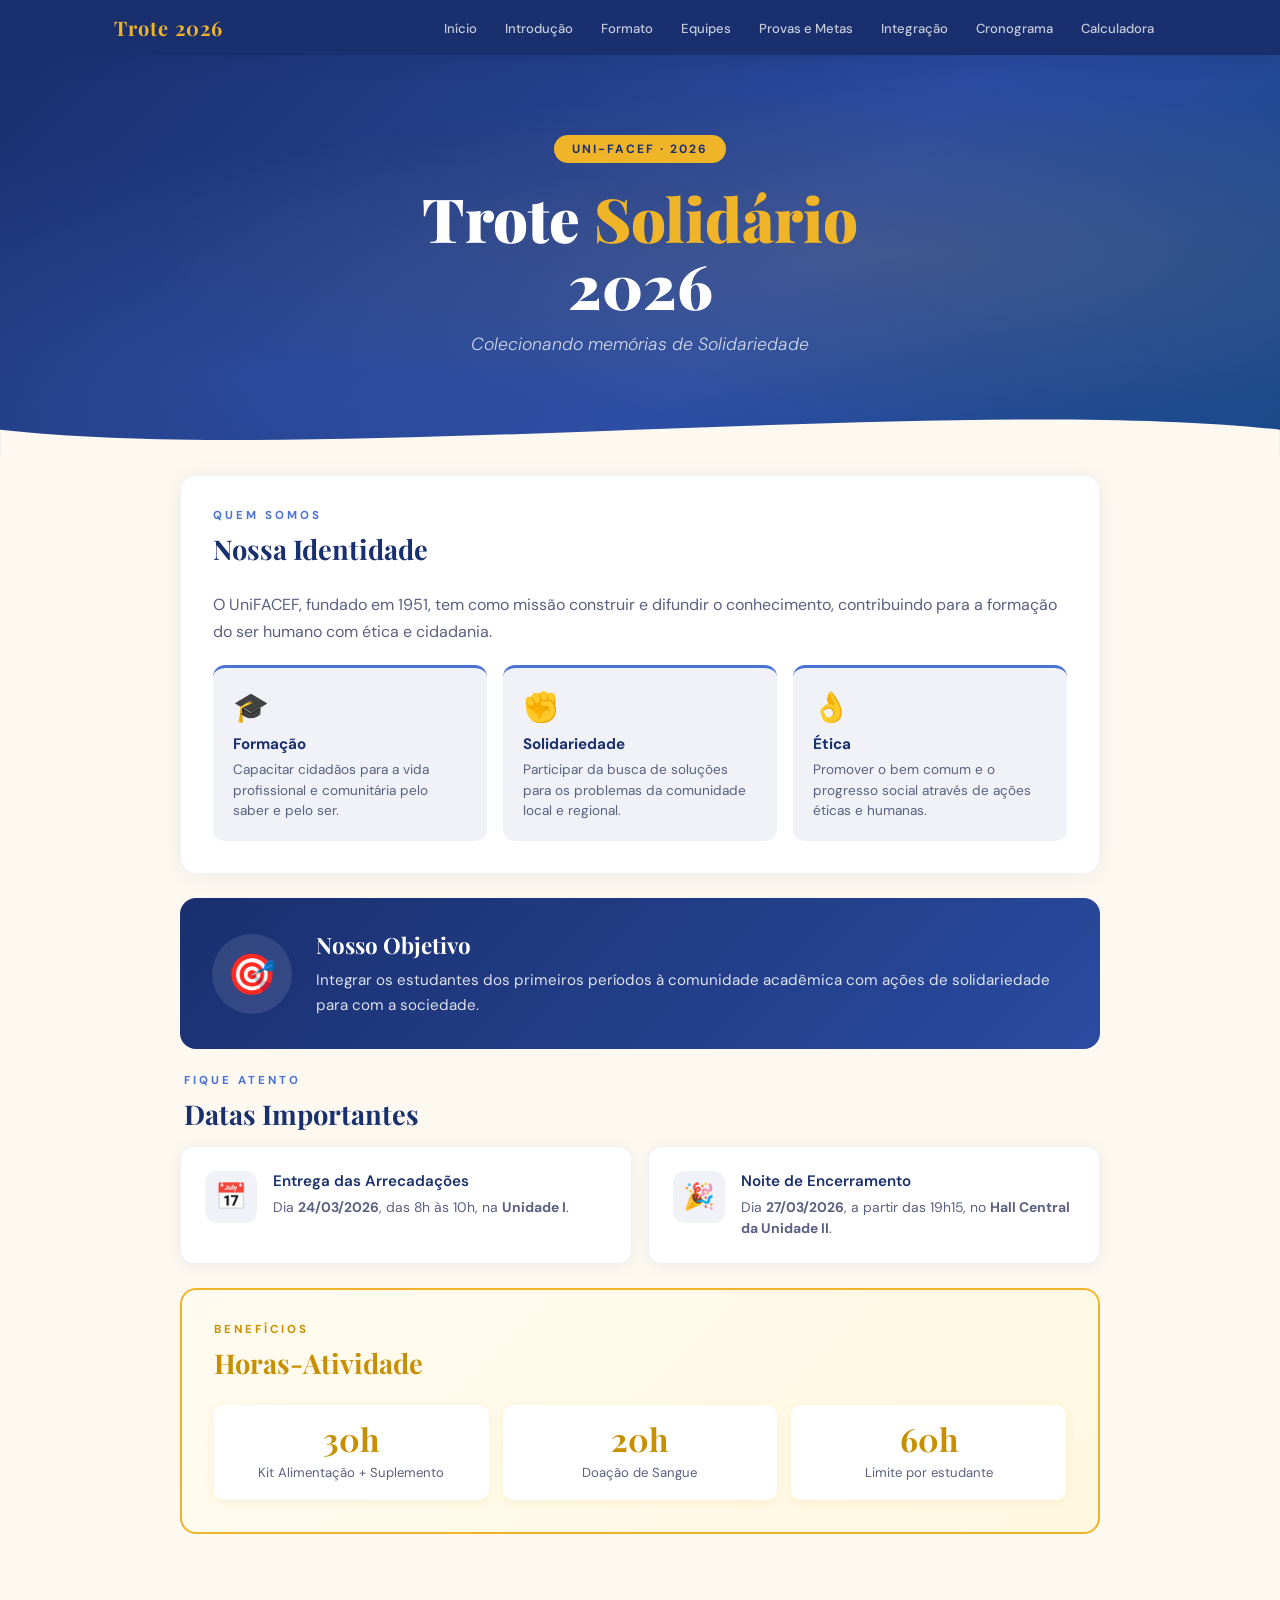
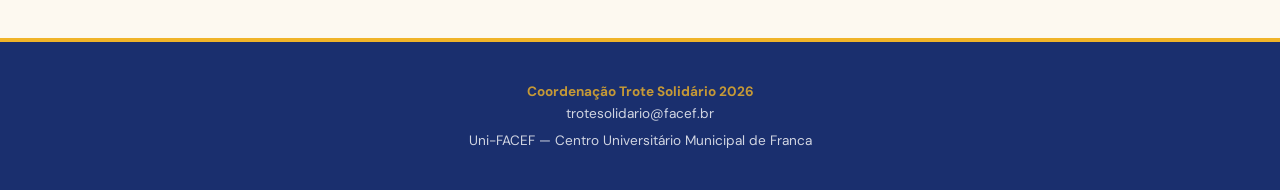
<file: index.html>
<!DOCTYPE html>
<html lang="pt-br">
<head>
  <title>Trote Solidário 2026</title>
  <meta charset="UTF-8">
  <meta name="viewport" content="width=device-width, initial-scale=1.0">
  <link rel="stylesheet" href="style.css">
  <link href="https://fonts.googleapis.com/css2?family=Playfair+Display:wght@700;900&family=DM+Sans:wght@300;400;500;600&display=swap" rel="stylesheet">
</head>
<body>

<nav>
  <div class="nav-inner">
    <a href="index.html" class="logo">Trote 2026</a>
    <ul class="nav-links">
      <li><a href="index.html">Início</a></li>
      <li><a href="introducao.html">Introdução</a></li>
      <li><a href="formato.html">Formato</a></li>
      <li><a href="equipes.html">Equipes</a></li>
      <li><a href="provas.html">Provas e Metas</a></li>
      <li><a href="integracao.html">Integração</a></li>
      <li><a href="cronograma.html">Cronograma</a></li>
      <li><a href="calculadora.html">Calculadora</a></li>
    </ul>
  </div>
</nav>

<header>
  <div class="header-badge">Uni-FACEF · 2026</div>
  <h1>Trote <span>Solidário</span><br>2026</h1>
  <h2>Colecionando memórias de Solidariedade</h2>
  <svg class="header-wave" viewBox="0 0 1440 60" fill="none" xmlns="http://www.w3.org/2000/svg">
    <path d="M0,30 C360,70 1080,-10 1440,30 L1440,60 L0,60 Z" fill="#fdf9f0"/>
  </svg>
</header>

<main>

  <div class="card">
    <div class="section-label">Quem somos</div>
    <h2 class="section-title">Nossa Identidade</h2>
    <p class="texto-intro">O UniFACEF, fundado em 1951, tem como missão construir e difundir o conhecimento, contribuindo para a formação do ser humano com ética e cidadania.</p>
    <div class="pilares">
      <div class="pilar">
        <div class="pilar-icon">🎓</div>
        <strong>Formação</strong>
        <p>Capacitar cidadãos para a vida profissional e comunitária pelo saber e pelo ser.</p>
      </div>
      <div class="pilar">
        <div class="pilar-icon">✊</div>
        <strong>Solidariedade</strong>
        <p>Participar da busca de soluções para os problemas da comunidade local e regional.</p>
      </div>
      <div class="pilar">
        <div class="pilar-icon">👌</div>
        <strong>Ética</strong>
        <p>Promover o bem comum e o progresso social através de ações éticas e humanas.</p>
      </div>
    </div>
  </div>

  <div class="objetivo-box">
    <div class="objetivo-icon">🎯</div>
    <div>
      <h3>Nosso Objetivo</h3>
      <p>Integrar os estudantes dos primeiros períodos à comunidade acadêmica com ações de solidariedade para com a sociedade.</p>
    </div>
  </div>

  <div class="section-label" style="padding: 0 4px;">Fique atento</div>
  <h2 class="section-title" style="padding: 0 4px; margin-bottom: 14px;">Datas Importantes</h2>
  <div class="datas-grid">
    <div class="data-card">
      <div class="data-icon">📅</div>
      <div>
        <h4>Entrega das Arrecadações</h4>
        <p>Dia <strong>24/03/2026</strong>, das 8h às 10h, na <strong>Unidade I</strong>.</p>
      </div>
    </div>
    <div class="data-card">
      <div class="data-icon">🎉</div>
      <div>
        <h4>Noite de Encerramento</h4>
        <p>Dia <strong>27/03/2026</strong>, a partir das 19h15, no <strong>Hall Central da Unidade II</strong>.</p>
      </div>
    </div>
  </div>

  <div class="horas-card">
    <div class="section-label" style="color:var(--dourado-escuro)">Benefícios</div>
    <h2 class="section-title" style="color:var(--dourado-escuro)">Horas-Atividade</h2>
    <ul class="horas-lista">
      <li>
        <span class="horas-num">30h</span>
        <span class="horas-desc">Kit Alimentação + Suplemento</span>
      </li>
      <li>
        <span class="horas-num">20h</span>
        <span class="horas-desc">Doação de Sangue</span>
      </li>
      <li>
        <span class="horas-num">60h</span>
        <span class="horas-desc">Limite por estudante</span>
      </li>
    </ul>
  </div>

</main>

<footer>
  <p><strong>Coordenação Trote Solidário 2026</strong></p>
  <p>trotesolidario@facef.br</p>
  <p style="margin-top:10px;">Uni-FACEF — Centro Universitário Municipal de Franca</p>
</footer>

</body>
</html>
</file>
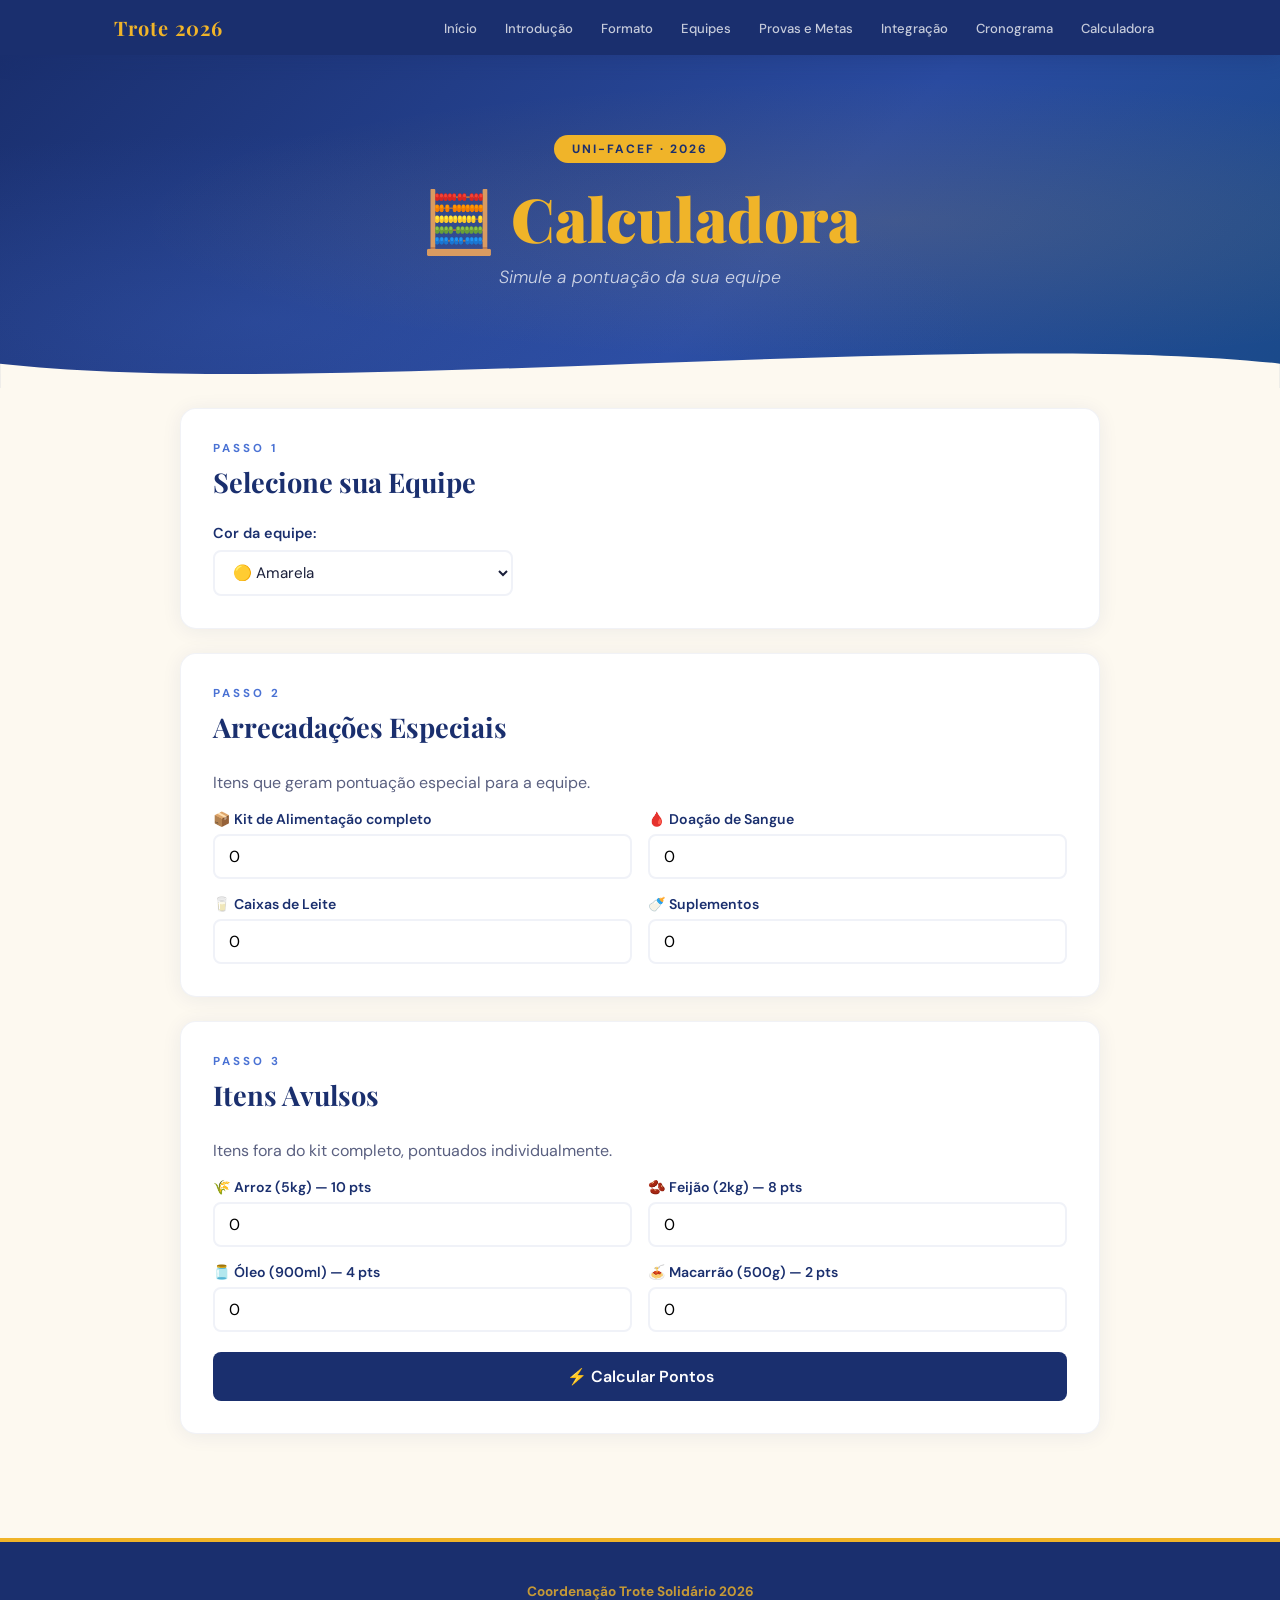
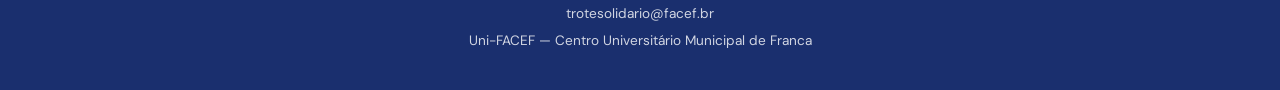
<file: calculadora.html>
<!DOCTYPE html>
<html lang="pt-br">
<head>
  <title>Calculadora - Trote Solidário 2026</title>
  <meta charset="UTF-8">
  <script src="script.js"></script>
  <meta name="viewport" content="width=device-width, initial-scale=1.0">
  <link rel="stylesheet" href="style.css">
  <link href="https://fonts.googleapis.com/css2?family=Playfair+Display:wght@700;900&family=DM+Sans:wght@300;400;500;600&display=swap" rel="stylesheet">
</head>
<body>

<nav>
  <div class="nav-inner">
    <a href="index.html" class="logo">Trote 2026</a>
    <ul class="nav-links">
      <li><a href="index.html">Início</a></li>
      <li><a href="introducao.html">Introdução</a></li>
      <li><a href="formato.html">Formato</a></li>
      <li><a href="equipes.html">Equipes</a></li>
      <li><a href="provas.html">Provas e Metas</a></li>
      <li><a href="integracao.html">Integração</a></li>
      <li><a href="cronograma.html">Cronograma</a></li>
      <li><a href="calculadora.html">Calculadora</a></li>
    </ul>
  </div>
</nav>

<header>
  <div class="header-badge">Uni-FACEF · 2026</div>
  <h1>🧮 <span>Calculadora</span></h1>
  <h2>Simule a pontuação da sua equipe</h2>
  <svg class="header-wave" viewBox="0 0 1440 60" fill="none" xmlns="http://www.w3.org/2000/svg">
    <path d="M0,30 C360,70 1080,-10 1440,30 L1440,60 L0,60 Z" fill="#fdf9f0"/>
  </svg>
</header>

<main>

  <div class="card">
    <div class="section-label">Passo 1</div>
    <h2 class="section-title">Selecione sua Equipe</h2>
    <div class="select-wrapper">
      <label>Cor da equipe:</label>
      <select id="corEquipe">
        <option value="amarela">🟡 Amarela</option>
        <option value="cinza">⬜ Cinza</option>
        <option value="laranja">🟠 Laranja</option>
        <option value="marron">🟤 Laranja Escuro</option>
        <option value="preta">⬛ Preta</option>
        <option value="vermelha">🔴 Vermelha</option>
        <option value="roxo">🟣 Roxo</option>
        <option value="rosa">🩷 Rosa</option>
        <option value="verde">🟢 Verde</option>
      </select>
    </div>
  </div>

  <div class="card">
    <div class="section-label">Passo 2</div>
    <h2 class="section-title">Arrecadações Especiais</h2>
    <p class="texto-intro">Itens que geram pontuação especial para a equipe.</p>
    <div class="calc-grid">
      <div class="calc-item">
        <label>📦 Kit de Alimentação completo</label>
        <input type="number" id="kitAlimentacao" value="0" min="0">
      </div>
      <div class="calc-item">
        <label>🩸 Doação de Sangue</label>
        <input type="number" id="qtdeSangue" value="0" min="0">
      </div>
      <div class="calc-item">
        <label>🥛 Caixas de Leite</label>
        <input type="number" id="caixasLeite" value="0" min="0">
      </div>
      <div class="calc-item">
        <label>🍼 Suplementos</label>
        <input type="number" id="qtdeSuplementos" value="0" min="0">
      </div>
    </div>
  </div>

  <div class="card">
    <div class="section-label">Passo 3</div>
    <h2 class="section-title">Itens Avulsos</h2>
    <p class="texto-intro">Itens fora do kit completo, pontuados individualmente.</p>
    <div class="calc-grid">
      <div class="calc-item">
        <label>🌾 Arroz (5kg) — 10 pts</label>
        <input type="number" id="qtdeArroz" value="0" min="0">
      </div>
      <div class="calc-item">
        <label>🫘 Feijão (2kg) — 8 pts</label>
        <input type="number" id="qtdeFeijao" value="0" min="0">
      </div>
      <div class="calc-item">
        <label>🫙 Óleo (900ml) — 4 pts</label>
        <input type="number" id="qtdeOleo" value="0" min="0">
      </div>
      <div class="calc-item">
        <label>🍝 Macarrão (500g) — 2 pts</label>
        <input type="number" id="qtdeMacarrao" value="0" min="0">
      </div>
    </div>

    <button onclick="calcularPontos()" style="margin-top:20px;width:100%;padding:14px;font-size:1rem;">
      ⚡ Calcular Pontos
    </button>

    <div id="resultado" class="resultado-box" style="display:none;"></div>
  </div>

</main>

<footer>
  <p><strong>Coordenação Trote Solidário 2026</strong></p>
  <p>trotesolidario@facef.br</p>
  <p style="margin-top:10px;">Uni-FACEF — Centro Universitário Municipal de Franca</p>
</footer>


</body>
</html>
</file>
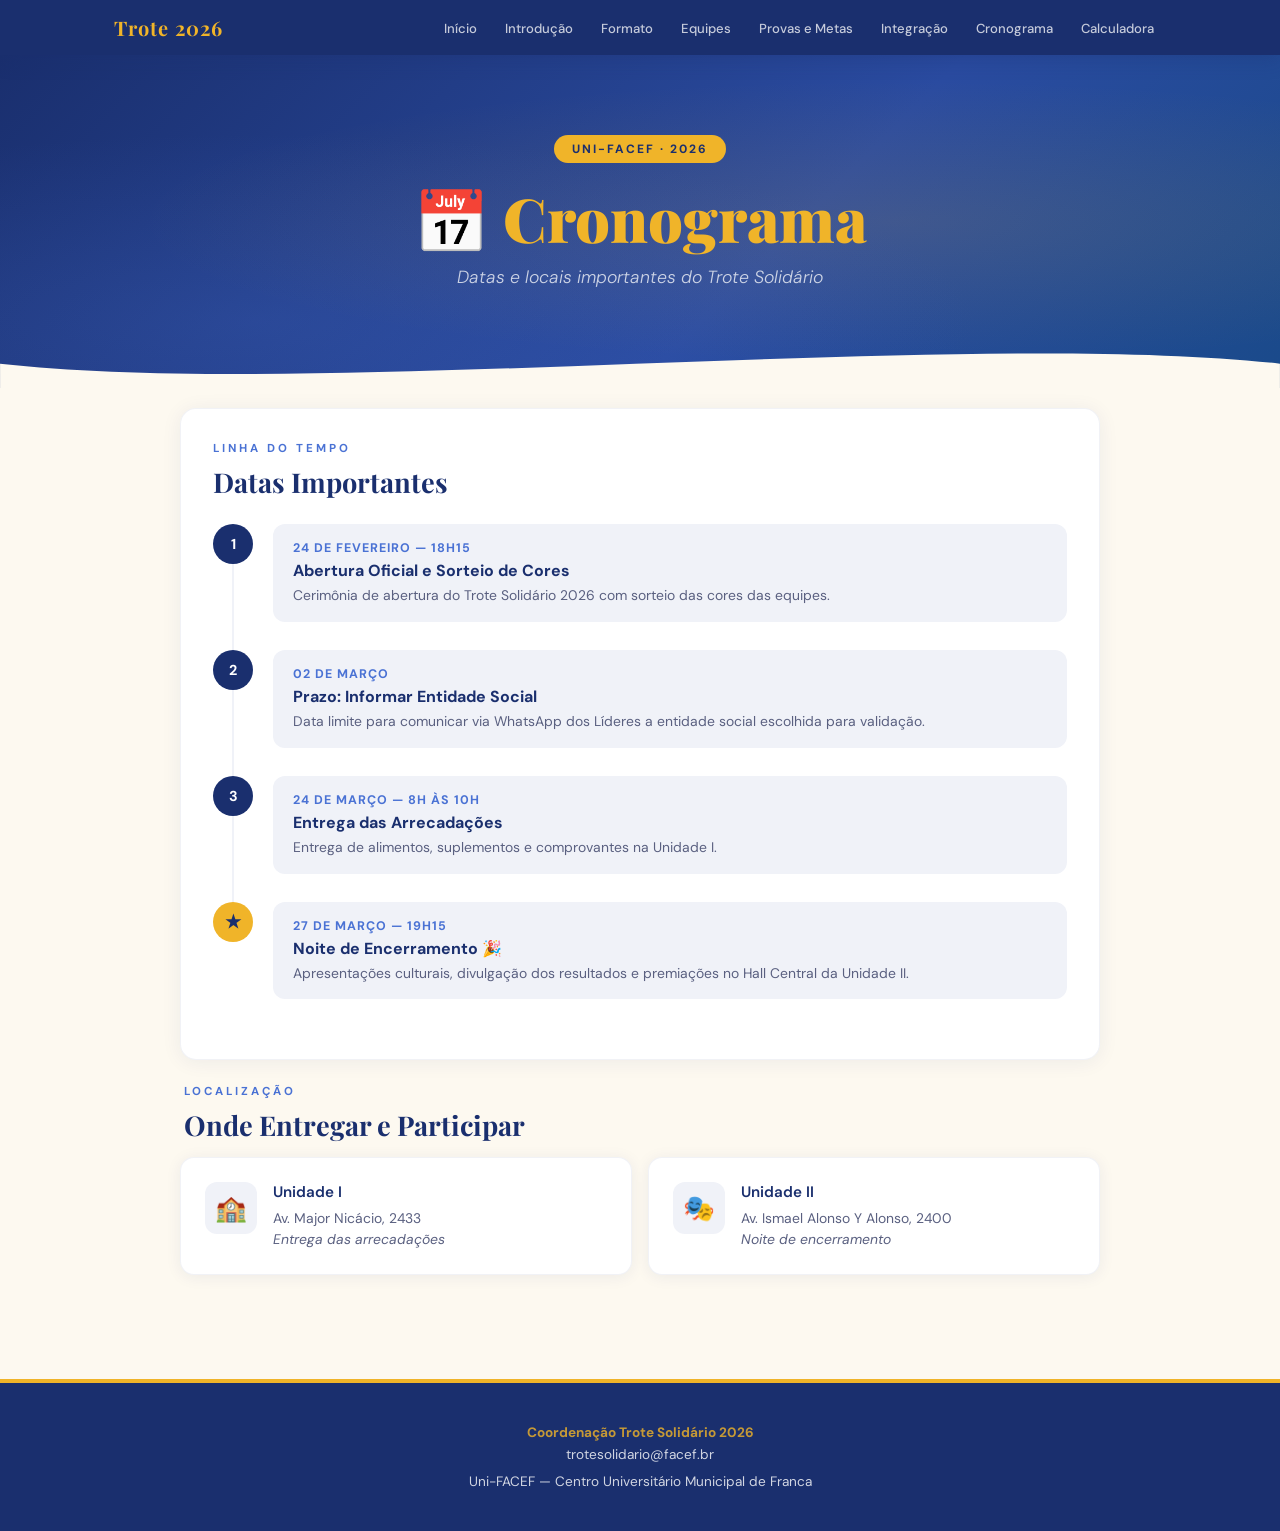
<file: cronograma.html>
<!DOCTYPE html>
<html lang="pt-br">
<head>
  <title>Cronograma - Trote Solidário 2026</title>
  <meta charset="UTF-8">
  <meta name="viewport" content="width=device-width, initial-scale=1.0">
  <link rel="stylesheet" href="style.css">
  <link href="https://fonts.googleapis.com/css2?family=Playfair+Display:wght@700;900&family=DM+Sans:wght@300;400;500;600&display=swap" rel="stylesheet">
</head>
<body>

<nav>
  <div class="nav-inner">
    <a href="index.html" class="logo">Trote 2026</a>
    <ul class="nav-links">
      <li><a href="index.html">Início</a></li>
      <li><a href="introducao.html">Introdução</a></li>
      <li><a href="formato.html">Formato</a></li>
      <li><a href="equipes.html">Equipes</a></li>
      <li><a href="provas.html">Provas e Metas</a></li>
      <li><a href="integracao.html">Integração</a></li>
      <li><a href="cronograma.html">Cronograma</a></li>
      <li><a href="calculadora.html">Calculadora</a></li>
    </ul>
  </div>
</nav>

<header>
  <div class="header-badge">Uni-FACEF · 2026</div>
  <h1>📅 <span>Cronograma</span></h1>
  <h2>Datas e locais importantes do Trote Solidário</h2>
  <svg class="header-wave" viewBox="0 0 1440 60" fill="none" xmlns="http://www.w3.org/2000/svg">
    <path d="M0,30 C360,70 1080,-10 1440,30 L1440,60 L0,60 Z" fill="#fdf9f0"/>
  </svg>
</header>

<main>

  <div class="card">
    <div class="section-label">Linha do tempo</div>
    <h2 class="section-title">Datas Importantes</h2>

    <div class="timeline">
      <div class="tl-item">
        <div class="tl-dot">1</div>
        <div class="tl-content">
          <span class="tl-date">24 de Fevereiro — 18h15</span>
          <h4>Abertura Oficial e Sorteio de Cores</h4>
          <p>Cerimônia de abertura do Trote Solidário 2026 com sorteio das cores das equipes.</p>
        </div>
      </div>
      <div class="tl-item">
        <div class="tl-dot">2</div>
        <div class="tl-content">
          <span class="tl-date">02 de Março</span>
          <h4>Prazo: Informar Entidade Social</h4>
          <p>Data limite para comunicar via WhatsApp dos Líderes a entidade social escolhida para validação.</p>
        </div>
      </div>
      <div class="tl-item">
        <div class="tl-dot">3</div>
        <div class="tl-content">
          <span class="tl-date">24 de Março — 8h às 10h</span>
          <h4>Entrega das Arrecadações</h4>
          <p>Entrega de alimentos, suplementos e comprovantes na Unidade I.</p>
        </div>
      </div>
      <div class="tl-item tl-last">
        <div class="tl-dot tl-star">★</div>
        <div class="tl-content">
          <span class="tl-date">27 de Março — 19h15</span>
          <h4>Noite de Encerramento 🎉</h4>
          <p>Apresentações culturais, divulgação dos resultados e premiações no Hall Central da Unidade II.</p>
        </div>
      </div>
    </div>
  </div>

  <div class="section-label" style="padding:0 4px">Localização</div>
  <h2 class="section-title" style="padding:0 4px;margin-bottom:14px">Onde Entregar e Participar</h2>
  <div class="datas-grid">
    <div class="data-card">
      <div class="data-icon">🏫</div>
      <div>
        <h4>Unidade I</h4>
        <p>Av. Major Nicácio, 2433<br><em>Entrega das arrecadações</em></p>
      </div>
    </div>
    <div class="data-card">
      <div class="data-icon">🎭</div>
      <div>
        <h4>Unidade II</h4>
        <p>Av. Ismael Alonso Y Alonso, 2400<br><em>Noite de encerramento</em></p>
      </div>
    </div>
  </div>

</main>

<footer>
  <p><strong>Coordenação Trote Solidário 2026</strong></p>
  <p>trotesolidario@facef.br</p>
  <p style="margin-top:10px;">Uni-FACEF — Centro Universitário Municipal de Franca</p>
</footer>

</body>
</html>
</file>
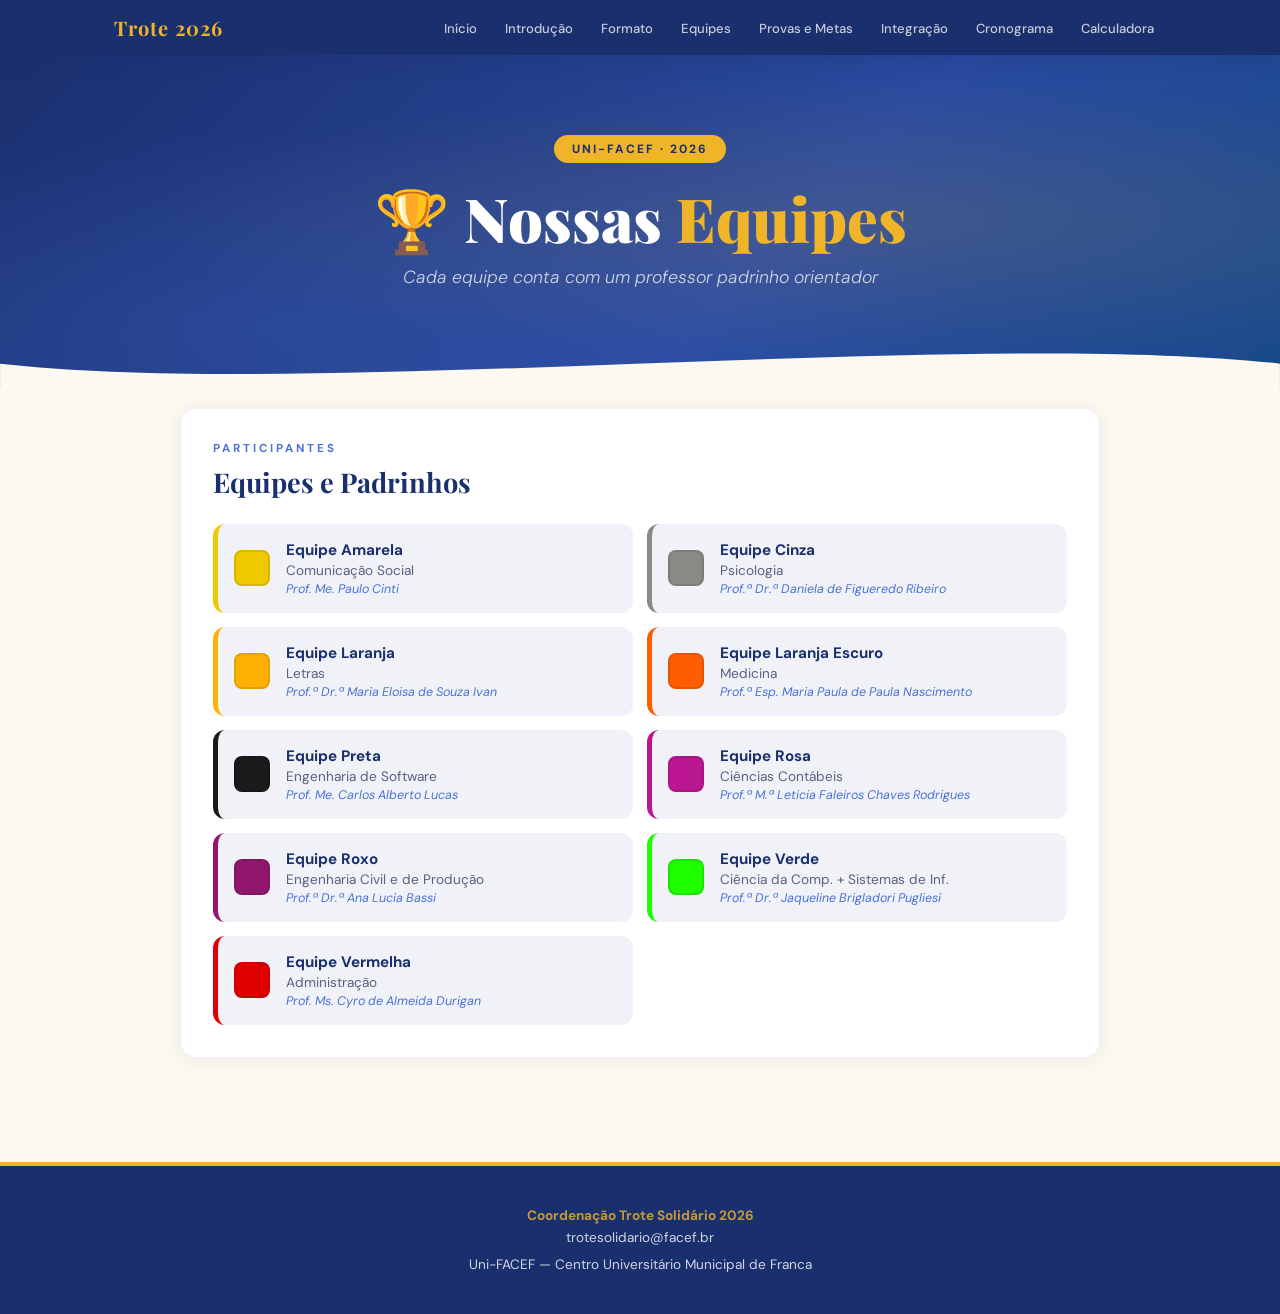
<file: equipes.html>
<!DOCTYPE html>
<html lang="pt-br">
<head>
  <title>Equipes - Trote Solidário 2026</title>
  <meta charset="UTF-8">
  <meta name="viewport" content="width=device-width, initial-scale=1.0">
  <link rel="stylesheet" href="style.css">
  <link href="https://fonts.googleapis.com/css2?family=Playfair+Display:wght@700;900&family=DM+Sans:wght@300;400;500;600&display=swap" rel="stylesheet">
</head>
<body>

<nav>
  <div class="nav-inner">
    <a href="index.html" class="logo">Trote 2026</a>
    <ul class="nav-links">
      <li><a href="index.html">Início</a></li>
      <li><a href="introducao.html">Introdução</a></li>
      <li><a href="formato.html">Formato</a></li>
      <li><a href="equipes.html">Equipes</a></li>
      <li><a href="provas.html">Provas e Metas</a></li>
      <li><a href="integracao.html">Integração</a></li>
      <li><a href="cronograma.html">Cronograma</a></li>
      <li><a href="calculadora.html">Calculadora</a></li>
    </ul>
  </div>
</nav>

<header>
  <div class="header-badge">Uni-FACEF · 2026</div>
  <h1>🏆 Nossas <span>Equipes</span></h1>
  <h2>Cada equipe conta com um professor padrinho orientador</h2>
  <svg class="header-wave" viewBox="0 0 1440 60" fill="none" xmlns="http://www.w3.org/2000/svg">
    <path d="M0,30 C360,70 1080,-10 1440,30 L1440,60 L0,60 Z" fill="#fdf9f0"/>
  </svg>
</header>

<main>

  <div class="card">
    <div class="section-label">Participantes</div>
    <h2 class="section-title">Equipes e Padrinhos</h2>

    <div class="equipes-grid">

      <div class="equipe-card" style="--cor: #f0c800;">
        <div class="equipe-cor" style="background:#f0c800"></div>
        <div class="equipe-info">
          <span class="equipe-nome">Equipe Amarela</span>
          <span class="equipe-curso">Comunicação Social</span>
          <span class="equipe-prof">Prof. Me. Paulo Cinti</span>
        </div>
      </div>

      <div class="equipe-card" style="--cor: #8a8a85;">
        <div class="equipe-cor" style="background:#8a8a85"></div>
        <div class="equipe-info">
          <span class="equipe-nome">Equipe Cinza</span>
          <span class="equipe-curso">Psicologia</span>
          <span class="equipe-prof">Prof.ª Dr.ª Daniela de Figueredo Ribeiro</span>
        </div>
      </div>

      <div class="equipe-card" style="--cor: #ffb005;">
        <div class="equipe-cor" style="background:#ffb005"></div>
        <div class="equipe-info">
          <span class="equipe-nome">Equipe Laranja</span>
          <span class="equipe-curso">Letras</span>
          <span class="equipe-prof">Prof.ª Dr.ª Maria Eloisa de Souza Ivan</span>
        </div>
      </div>

      <div class="equipe-card" style="--cor: #ff5e00;">
        <div class="equipe-cor" style="background:#ff5e00"></div>
        <div class="equipe-info">
          <span class="equipe-nome">Equipe Laranja Escuro</span>
          <span class="equipe-curso">Medicina</span>
          <span class="equipe-prof">Prof.ª Esp. Maria Paula de Paula Nascimento</span>
        </div>
      </div>

      <div class="equipe-card" style="--cor: #1a1a1a;">
        <div class="equipe-cor" style="background:#1a1a1a"></div>
        <div class="equipe-info">
          <span class="equipe-nome">Equipe Preta</span>
          <span class="equipe-curso">Engenharia de Software</span>
          <span class="equipe-prof">Prof. Me. Carlos Alberto Lucas</span>
        </div>
      </div>

      <div class="equipe-card" style="--cor: #bb1692;">
        <div class="equipe-cor" style="background:#bb1692"></div>
        <div class="equipe-info">
          <span class="equipe-nome">Equipe Rosa</span>
          <span class="equipe-curso">Ciências Contábeis</span>
          <span class="equipe-prof">Prof.ª M.ª Leticia Faleiros Chaves Rodrigues</span>
        </div>
      </div>

      <div class="equipe-card" style="--cor: #91176c;">
        <div class="equipe-cor" style="background:#91176c"></div>
        <div class="equipe-info">
          <span class="equipe-nome">Equipe Roxo</span>
          <span class="equipe-curso">Engenharia Civil e de Produção</span>
          <span class="equipe-prof">Prof.ª Dr.ª Ana Lucia Bassi</span>
        </div>
      </div>

      <div class="equipe-card" style="--cor: #1eff00;">
        <div class="equipe-cor" style="background:#1eff00"></div>
        <div class="equipe-info">
          <span class="equipe-nome">Equipe Verde</span>
          <span class="equipe-curso">Ciência da Comp. + Sistemas de Inf.</span>
          <span class="equipe-prof">Prof.ª Dr.ª Jaqueline Brigladori Pugliesi</span>
        </div>
      </div>

      <div class="equipe-card" style="--cor: #e00000;">
        <div class="equipe-cor" style="background:#e00000"></div>
        <div class="equipe-info">
          <span class="equipe-nome">Equipe Vermelha</span>
          <span class="equipe-curso">Administração</span>
          <span class="equipe-prof">Prof. Ms. Cyro de Almeida Durigan</span>
        </div>
      </div>

    </div>
  </div>

</main>

<footer>
  <p><strong>Coordenação Trote Solidário 2026</strong></p>
  <p>trotesolidario@facef.br</p>
  <p style="margin-top:10px;">Uni-FACEF — Centro Universitário Municipal de Franca</p>
</footer>

</body>
</html>
</file>
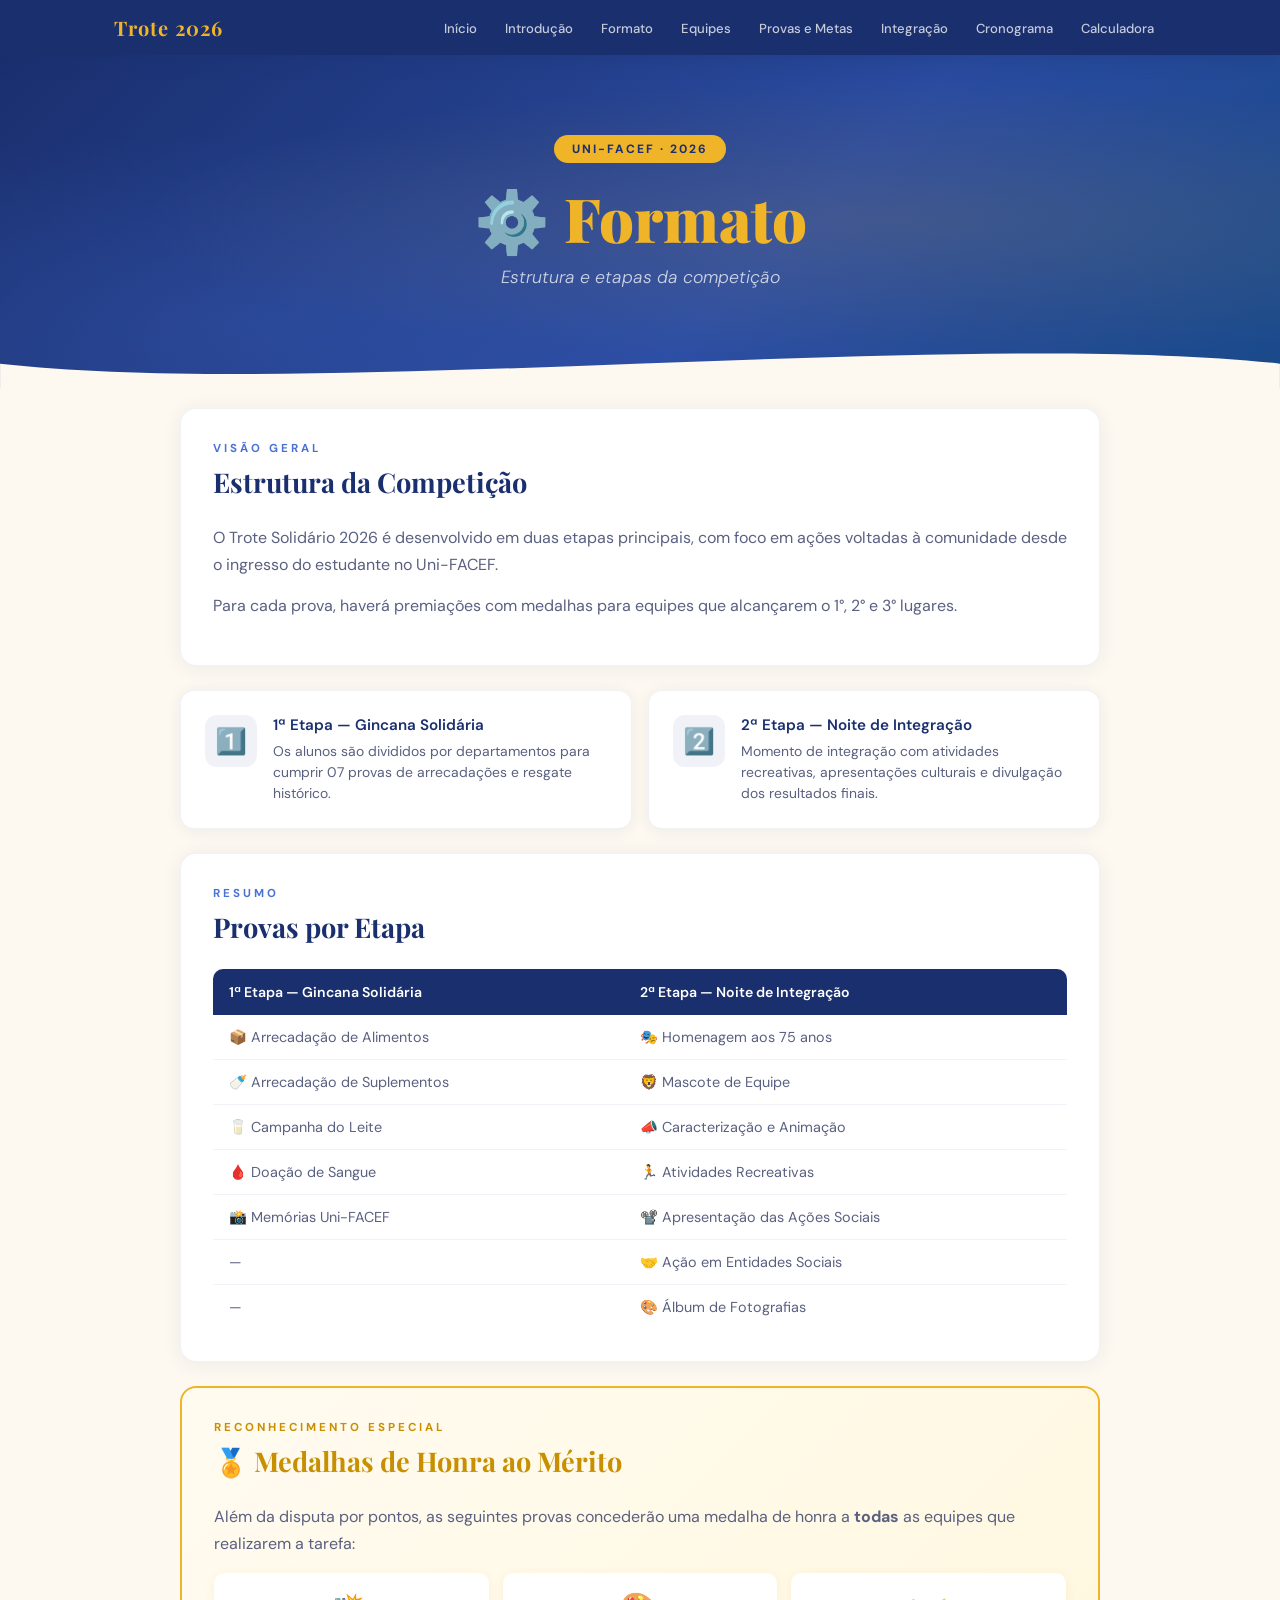
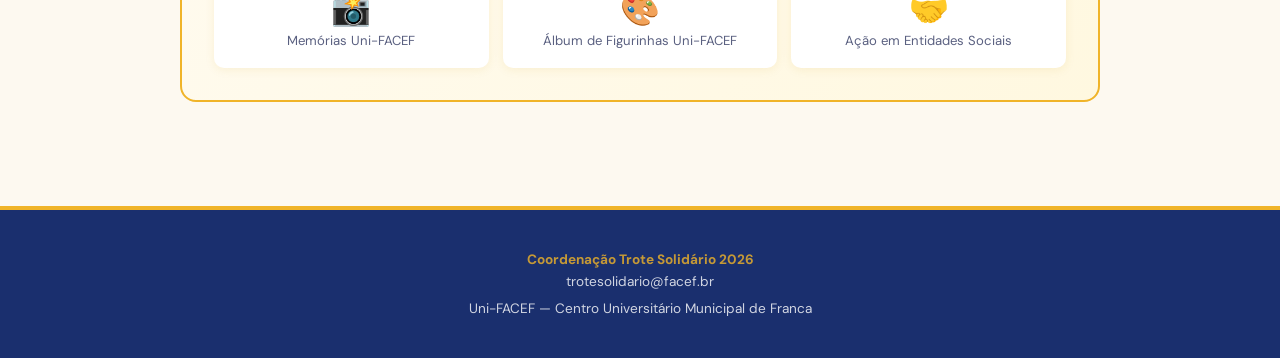
<file: formato.html>
<!DOCTYPE html>
<html lang="pt-br">
<head>
  <title>Formato - Trote Solidário 2026</title>
  <meta charset="UTF-8">
  <meta name="viewport" content="width=device-width, initial-scale=1.0">
  <link rel="stylesheet" href="style.css">
  <link href="https://fonts.googleapis.com/css2?family=Playfair+Display:wght@700;900&family=DM+Sans:wght@300;400;500;600&display=swap" rel="stylesheet">
</head>
<body>

<nav>
  <div class="nav-inner">
    <a href="index.html" class="logo">Trote 2026</a>
    <ul class="nav-links">
      <li><a href="index.html">Início</a></li>
      <li><a href="introducao.html">Introdução</a></li>
      <li><a href="formato.html">Formato</a></li>
      <li><a href="equipes.html">Equipes</a></li>
      <li><a href="provas.html">Provas e Metas</a></li>
      <li><a href="integracao.html">Integração</a></li>
      <li><a href="cronograma.html">Cronograma</a></li>
      <li><a href="calculadora.html">Calculadora</a></li>
    </ul>
  </div>
</nav>

<header>
  <div class="header-badge">Uni-FACEF · 2026</div>
  <h1>⚙️ <span>Formato</span></h1>
  <h2>Estrutura e etapas da competição</h2>
  <svg class="header-wave" viewBox="0 0 1440 60" fill="none" xmlns="http://www.w3.org/2000/svg">
    <path d="M0,30 C360,70 1080,-10 1440,30 L1440,60 L0,60 Z" fill="#fdf9f0"/>
  </svg>
</header>

<main>

  <!-- Intro -->
  <div class="card">
    <div class="section-label">Visão geral</div>
    <h2 class="section-title">Estrutura da Competição</h2>
    <p class="texto-intro">O Trote Solidário 2026 é desenvolvido em duas etapas principais, com foco em ações voltadas à comunidade desde o ingresso do estudante no Uni-FACEF.</p>
    <p class="texto-intro">Para cada prova, haverá premiações com medalhas para equipes que alcançarem o 1°, 2° e 3° lugares.</p>
  </div>

  <!-- Etapas -->
  <div class="datas-grid">
    <div class="data-card">
      <div class="data-icon">1️⃣</div>
      <div>
        <h4>1ª Etapa — Gincana Solidária</h4>
        <p>Os alunos são divididos por departamentos para cumprir 07 provas de arrecadações e resgate histórico.</p>
      </div>
    </div>
    <div class="data-card">
      <div class="data-icon">2️⃣</div>
      <div>
        <h4>2ª Etapa — Noite de Integração</h4>
        <p>Momento de integração com atividades recreativas, apresentações culturais e divulgação dos resultados finais.</p>
      </div>
    </div>
  </div>

  <!-- Tabela de provas -->
  <div class="card">
    <div class="section-label">Resumo</div>
    <h2 class="section-title">Provas por Etapa</h2>
    <table>
      <thead>
        <tr>
          <th>1ª Etapa — Gincana Solidária</th>
          <th>2ª Etapa — Noite de Integração</th>
        </tr>
      </thead>
      <tbody>
        <tr><td>📦 Arrecadação de Alimentos</td><td>🎭 Homenagem aos 75 anos</td></tr>
        <tr><td>🍼 Arrecadação de Suplementos</td><td>🦁 Mascote de Equipe</td></tr>
        <tr><td>🥛 Campanha do Leite</td><td>📣 Caracterização e Animação</td></tr>
        <tr><td>🩸 Doação de Sangue</td><td>🏃 Atividades Recreativas</td></tr>
        <tr><td>📸 Memórias Uni-FACEF</td><td>📽️ Apresentação das Ações Sociais</td></tr>
        <tr><td>—</td><td>🤝 Ação em Entidades Sociais</td></tr>
        <tr><td>—</td><td>🎨 Álbum de Fotografias</td></tr>
      </tbody>
    </table>
  </div>

  <!-- Medalhas -->
  <div class="horas-card">
    <div class="section-label" style="color:var(--dourado-escuro)">Reconhecimento especial</div>
    <h2 class="section-title" style="color:var(--dourado-escuro)">🏅 Medalhas de Honra ao Mérito</h2>
    <p class="texto-intro">Além da disputa por pontos, as seguintes provas concederão uma medalha de honra a <strong>todas</strong> as equipes que realizarem a tarefa:</p>
    <ul class="horas-lista" style="grid-template-columns: repeat(3,1fr);">
      <li>
        <span class="horas-num">📸</span>
        <span class="horas-desc">Memórias Uni-FACEF</span>
      </li>
      <li>
        <span class="horas-num">🎨</span>
        <span class="horas-desc">Álbum de Figurinhas Uni-FACEF</span>
      </li>
      <li>
        <span class="horas-num">🤝</span>
        <span class="horas-desc">Ação em Entidades Sociais</span>
      </li>
    </ul>
  </div>

</main>

<footer>
  <p><strong>Coordenação Trote Solidário 2026</strong></p>
  <p>trotesolidario@facef.br</p>
  <p style="margin-top:10px;">Uni-FACEF — Centro Universitário Municipal de Franca</p>
</footer>

</body>
</html>
</file>
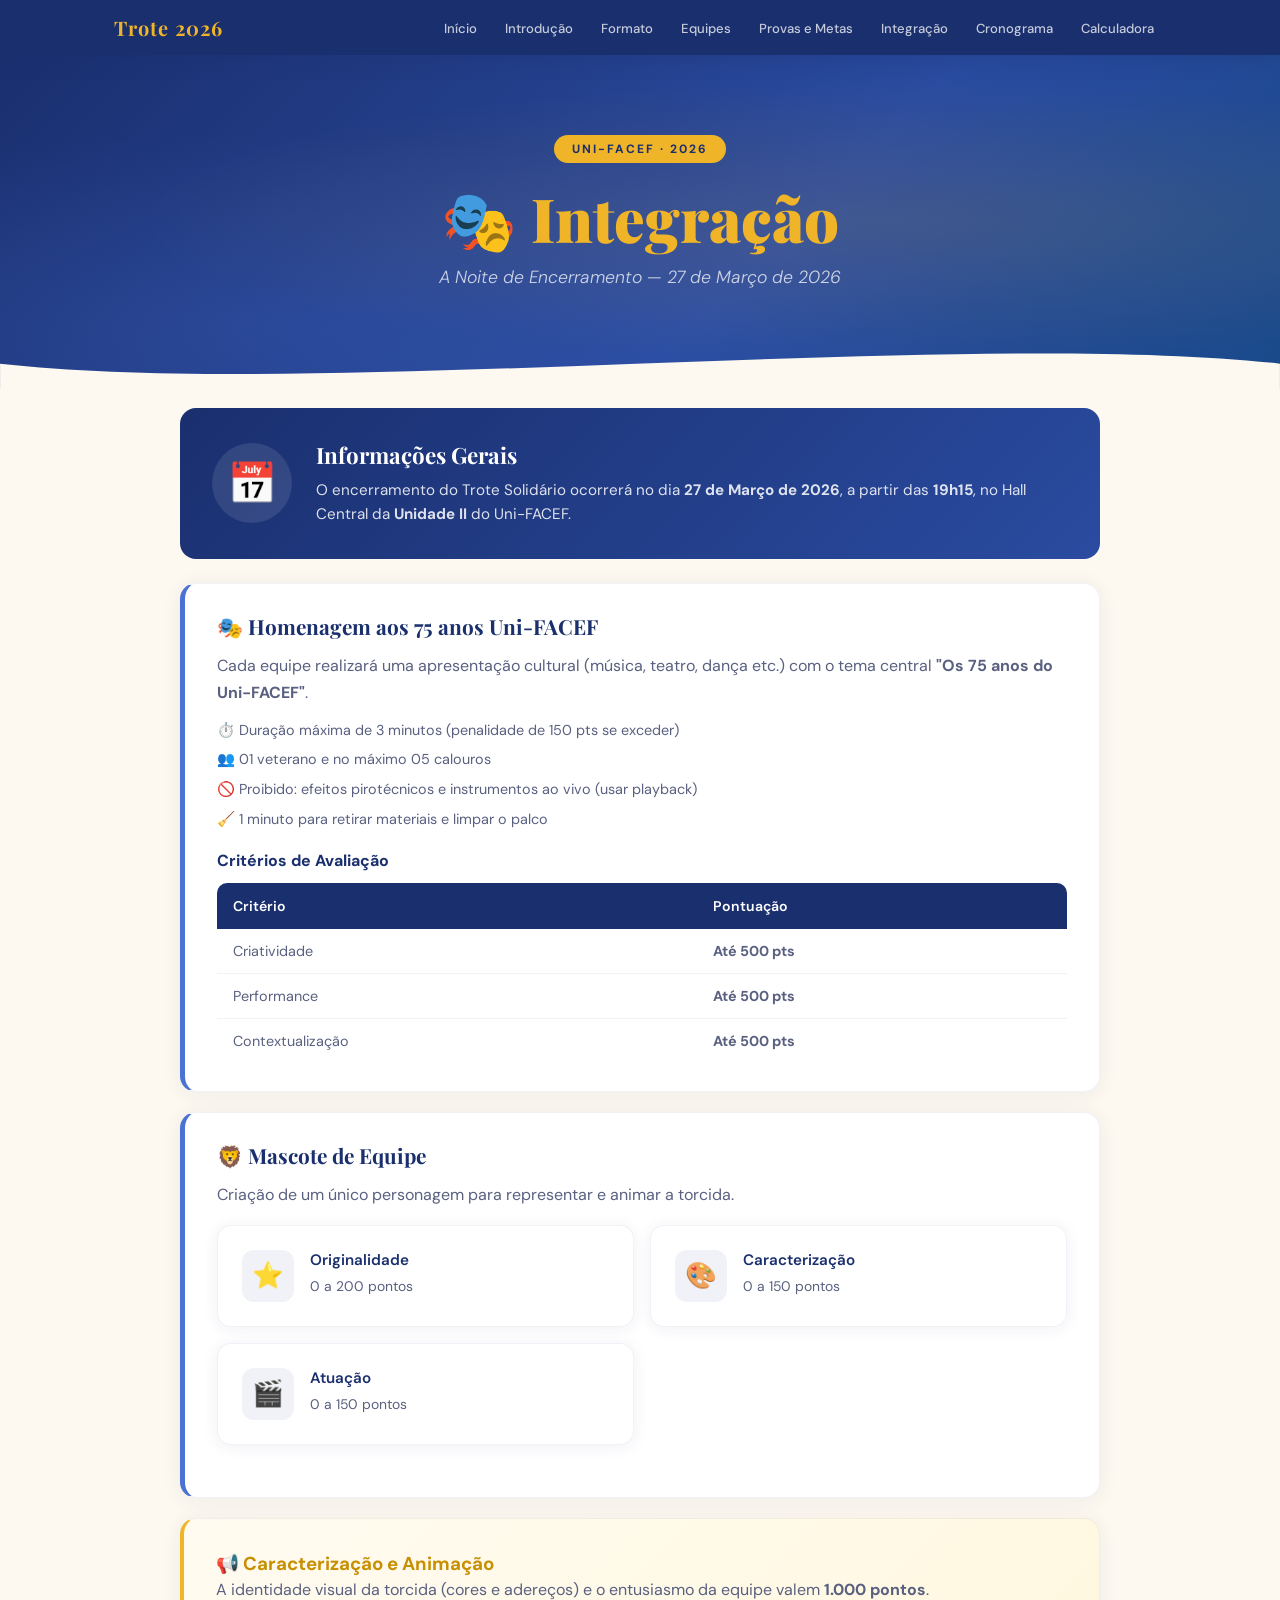
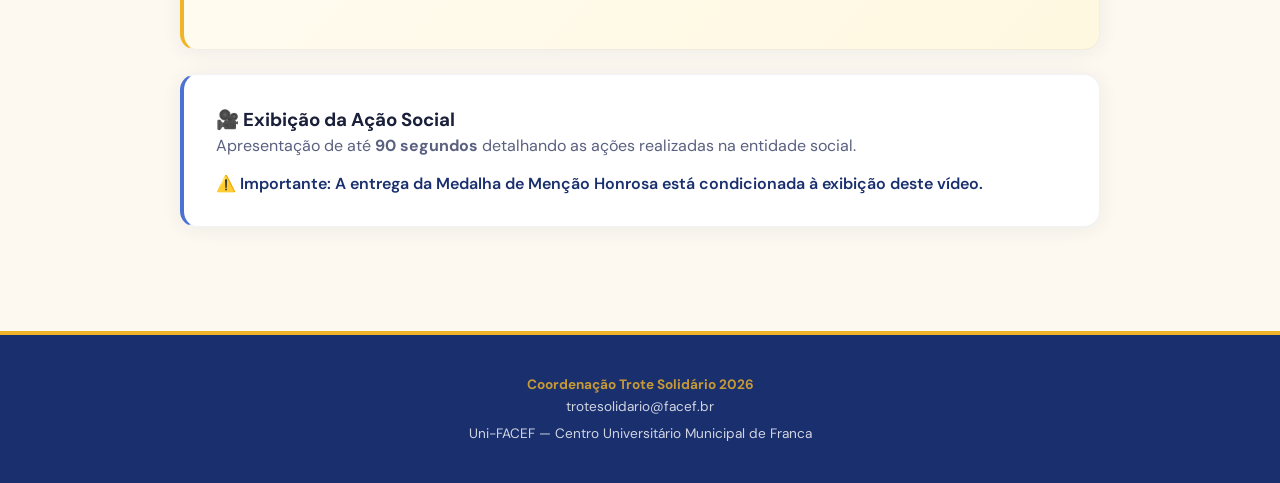
<file: integracao.html>
<!DOCTYPE html>
<html lang="pt-br">
<head>
  <title>Integração - Trote Solidário 2026</title>
  <meta charset="UTF-8">
  <meta name="viewport" content="width=device-width, initial-scale=1.0">
  <link rel="stylesheet" href="style.css">
  <link href="https://fonts.googleapis.com/css2?family=Playfair+Display:wght@700;900&family=DM+Sans:wght@300;400;500;600&display=swap" rel="stylesheet">
</head>
<body>

<nav>
  <div class="nav-inner">
    <a href="index.html" class="logo">Trote 2026</a>
    <ul class="nav-links">
      <li><a href="index.html">Início</a></li>
      <li><a href="introducao.html">Introdução</a></li>
      <li><a href="formato.html">Formato</a></li>
      <li><a href="equipes.html">Equipes</a></li>
      <li><a href="provas.html">Provas e Metas</a></li>
      <li><a href="integracao.html">Integração</a></li>
      <li><a href="cronograma.html">Cronograma</a></li>
      <li><a href="calculadora.html">Calculadora</a></li>
    </ul>
  </div>
</nav>

<header>
  <div class="header-badge">Uni-FACEF · 2026</div>
  <h1>🎭 <span>Integração</span></h1>
  <h2>A Noite de Encerramento — 27 de Março de 2026</h2>
  <svg class="header-wave" viewBox="0 0 1440 60" fill="none" xmlns="http://www.w3.org/2000/svg">
    <path d="M0,30 C360,70 1080,-10 1440,30 L1440,60 L0,60 Z" fill="#fdf9f0"/>
  </svg>
</header>

<main>

  <div class="objetivo-box">
    <div class="objetivo-icon">📅</div>
    <div>
      <h3>Informações Gerais</h3>
      <p>
        O encerramento do Trote Solidário ocorrerá no dia <strong>27 de Março de 2026</strong>, a partir das <strong>19h15</strong>, no Hall Central da <strong>Unidade II</strong> do Uni-FACEF.
      </p>
    </div>
  </div>

  <div class="prova-card">
    <h3>🎭 Homenagem aos 75 anos Uni-FACEF</h3>
    <p class="texto-intro">Cada equipe realizará uma apresentação cultural (música, teatro, dança etc.) com o tema central <strong>"Os 75 anos do Uni-FACEF"</strong>.</p>
    <ul class="kit-lista">
      <li>
        ⏱️ Duração máxima de 3 minutos (penalidade de 150 pts se exceder)
      </li>
      <li>
        👥 01 veterano e no máximo 05 calouros
      </li>
      <li>
        🚫 Proibido: efeitos pirotécnicos e instrumentos ao vivo (usar playback)
      </li>
      <li>
        🧹 1 minuto para retirar materiais e limpar o palco
      </li>
    </ul>
    <h4 style="margin:20px 0 10px;color:var(--azul);">Critérios de Avaliação</h4>
    <table>
      <thead><tr><th>Critério</th><th>Pontuação</th></tr></thead>
      <tbody>
        <tr><td>Criatividade</td><td><strong>Até 500 pts</strong></td></tr>
        <tr><td>Performance</td><td><strong>Até 500 pts</strong></td></tr>
        <tr><td>Contextualização</td><td><strong>Até 500 pts</strong></td></tr>
      </tbody>
    </table>
  </div>

  
  <div class="prova-card">
    <h3>🦁 Mascote de Equipe</h3>

    <p class="texto-intro">Criação de um único personagem para representar e animar a torcida.</p>
    <div class="datas-grid" style="margin-top:16px;">
      <div class="data-card">

        <div class="data-icon">⭐</div>
        <div><h4>Originalidade</h4><p>0 a 200 pontos</p></div>
      </div>
      <div class="data-card">
        <div class="data-icon">🎨</div>
        <div><h4>Caracterização</h4><p>0 a 150 pontos</p></div>
      </div>

      <div class="data-card">

         <div class="data-icon">🎬</div>

        <div><h4>Atuação</h4><p>0 a 150 pontos</p></div>
      </div>
    </div>
  </div>


  <div class="card" style="border-left:4px solid var(--dourado);background:linear-gradient(135deg,#fffbf0,#fff8e0);">
    <h3 style="color:var(--dourado-escuro);">📢 Caracterização e Animação</h3>
    <p class="texto-intro">A identidade visual da torcida (cores e adereços) e o entusiasmo da equipe valem <strong>1.000 pontos</strong>.</p>
  </div>

 
  <div class="card" style="border-left:4px solid var(--azul-claro);">
    <h3>
      🎥 Exibição da Ação Social
    </h3>

    
    <p class="texto-intro">Apresentação de até <strong>90 segundos</strong> detalhando as ações realizadas na entidade social.</p>
    <p style="color:var(--azul);font-weight:600;">⚠️ Importante: A entrega da Medalha de Menção Honrosa está condicionada à exibição deste vídeo.</p>
  </div>

</main>

<footer>
  <p><strong>Coordenação Trote Solidário 2026</strong></p>
  <p>trotesolidario@facef.br</p>
  <p style="margin-top:10px;">Uni-FACEF — Centro Universitário Municipal de Franca</p>
</footer>

</body>
</html>
</file>
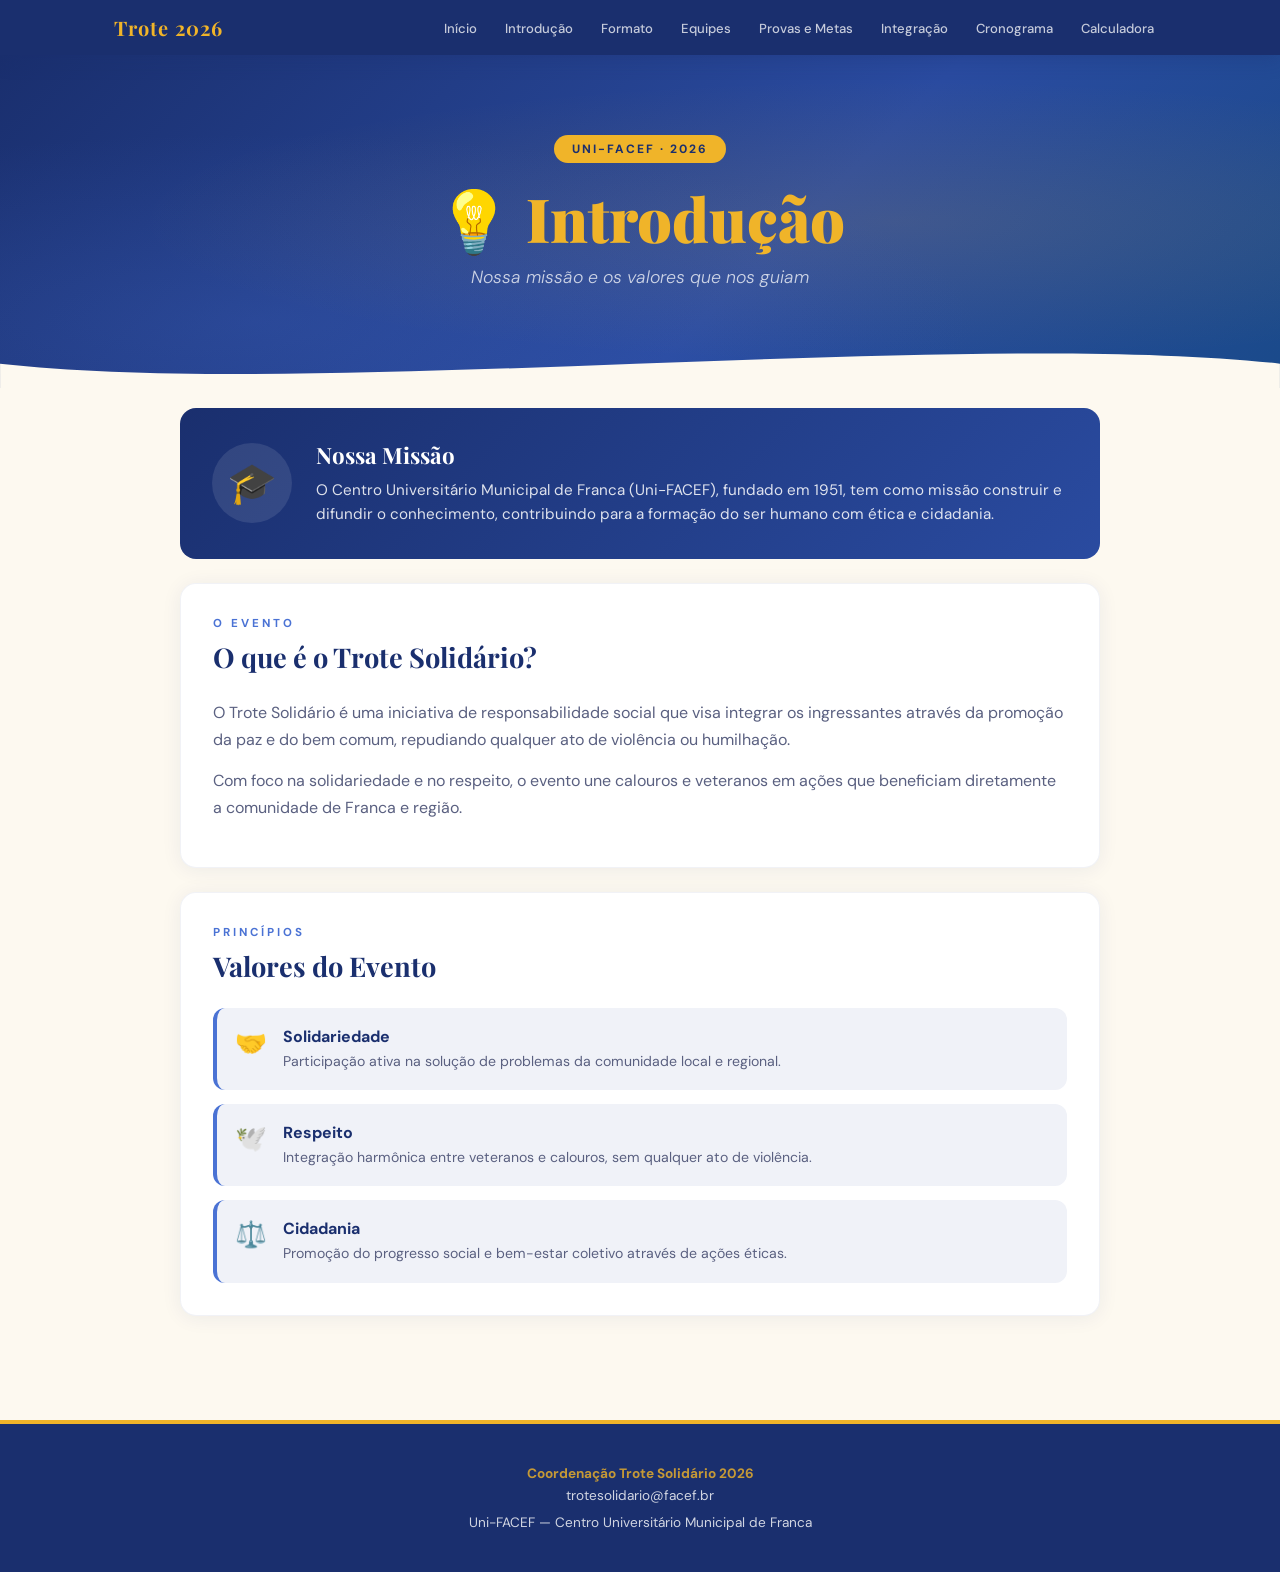
<file: introducao.html>
<!DOCTYPE html>
<html lang="pt-br">
<head>
  <title>Introdução - Trote Solidário 2026</title>
  <meta charset="UTF-8">
  <meta name="viewport" content="width=device-width, initial-scale=1.0">
  <link rel="stylesheet" href="style.css">
  <link href="https://fonts.googleapis.com/css2?family=Playfair+Display:wght@700;900&family=DM+Sans:wght@300;400;500;600&display=swap" rel="stylesheet">
</head>
<body>

<nav>
  <div class="nav-inner">
    <a href="index.html" class="logo">Trote 2026</a>
    <ul class="nav-links">
      <li><a href="index.html">Início</a></li>
      <li><a href="introducao.html">Introdução</a></li>
      <li><a href="formato.html">Formato</a></li>
      <li><a href="equipes.html">Equipes</a></li>
      <li><a href="provas.html">Provas e Metas</a></li>
      <li><a href="integracao.html">Integração</a></li>
      <li><a href="cronograma.html">Cronograma</a></li>
      <li><a href="calculadora.html">Calculadora</a></li>
    </ul>
  </div>
</nav>

<header>
  <div class="header-badge">Uni-FACEF · 2026</div>
  <h1>💡 <span>Introdução</span></h1>
  <h2>Nossa missão e os valores que nos guiam</h2>
  <svg class="header-wave" viewBox="0 0 1440 60" fill="none" xmlns="http://www.w3.org/2000/svg">
    <path d="M0,30 C360,70 1080,-10 1440,30 L1440,60 L0,60 Z" fill="#fdf9f0"/>
  </svg>
</header>

<main>

  <div class="objetivo-box">
    <div class="objetivo-icon">🎓</div>
    <div>
      <h3>Nossa Missão</h3>
      <p>O Centro Universitário Municipal de Franca (Uni-FACEF), fundado em 1951, tem como missão construir e difundir o conhecimento, contribuindo para a formação do ser humano com ética e cidadania.</p>
    </div>
  </div>

  <div class="card">
    <div class="section-label">O evento</div>
    <h2 class="section-title">O que é o Trote Solidário?</h2>
    <p class="texto-intro">O Trote Solidário é uma iniciativa de responsabilidade social que visa integrar os ingressantes através da promoção da paz e do bem comum, repudiando qualquer ato de violência ou humilhação.</p>
    <p class="texto-intro">Com foco na solidariedade e no respeito, o evento une calouros e veteranos em ações que beneficiam diretamente a comunidade de Franca e região.</p>
  </div>

  <div class="card">


    <div class="section-label">Princípios</div>
    <h2 class="section-title">Valores do Evento</h2>
    <div class="valores-lista">

      <div class="valor-item">
        <span class="valor-icon">🤝</span>

        <div>
          <strong>Solidariedade</strong>
          <p>
            Participação ativa na solução de problemas da comunidade local e regional.
          </p>
        </div>
      </div>
      <div class="valor-item">

        <span class="valor-icon">🕊️</span>
        <div>
          <strong>Respeito</strong>
          <p>Integração harmônica entre veteranos e calouros, sem qualquer ato de violência.</p>
        </div>
      </div>
      <div class="valor-item">
        <span class="valor-icon">⚖️</span>
        <div>
          <strong>Cidadania</strong>
          <p>
            Promoção do progresso social e bem-estar coletivo através de ações éticas.
        </p>
        </div>
      </div>
    </div>
  </div>

</main>

<footer>
  <p><strong>Coordenação Trote Solidário 2026</strong></p>
  <p>trotesolidario@facef.br</p>
  <p style="margin-top:10px;">Uni-FACEF — Centro Universitário Municipal de Franca</p>
</footer>

</body>
</html>
</file>
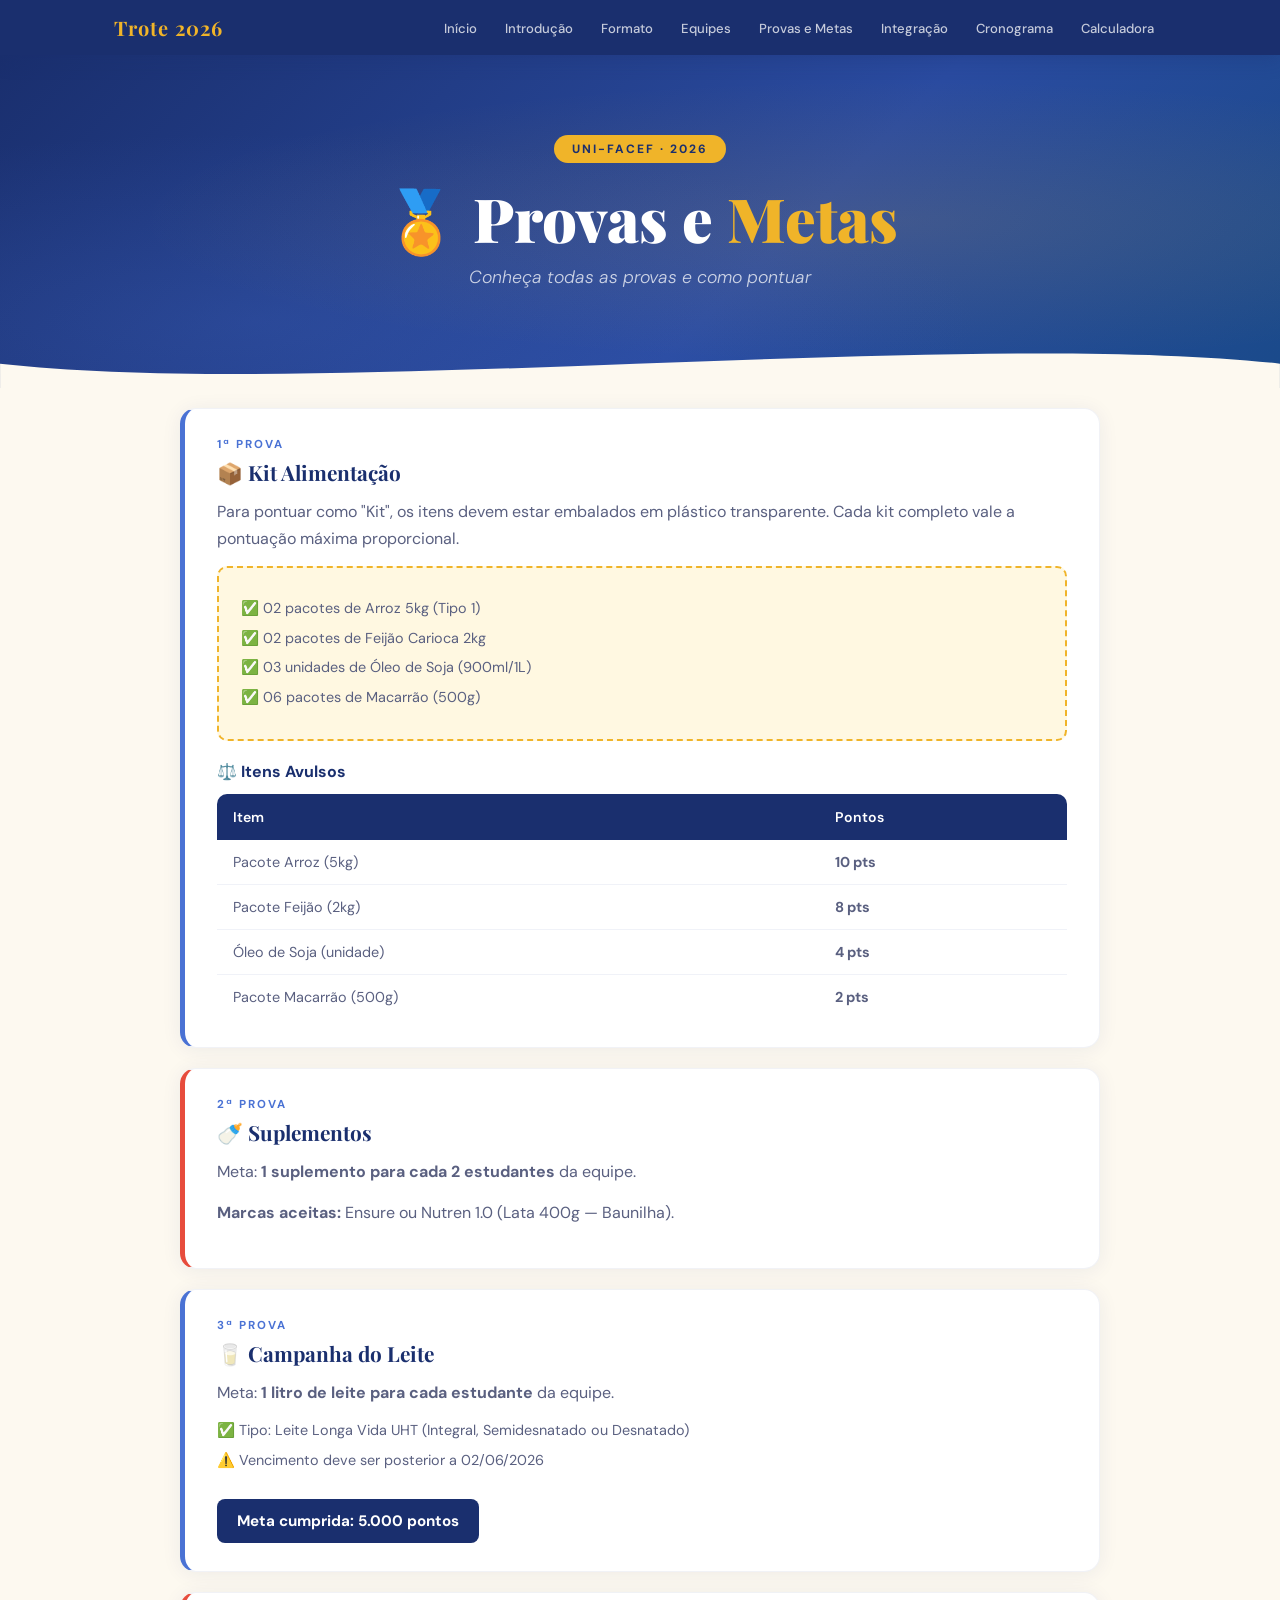
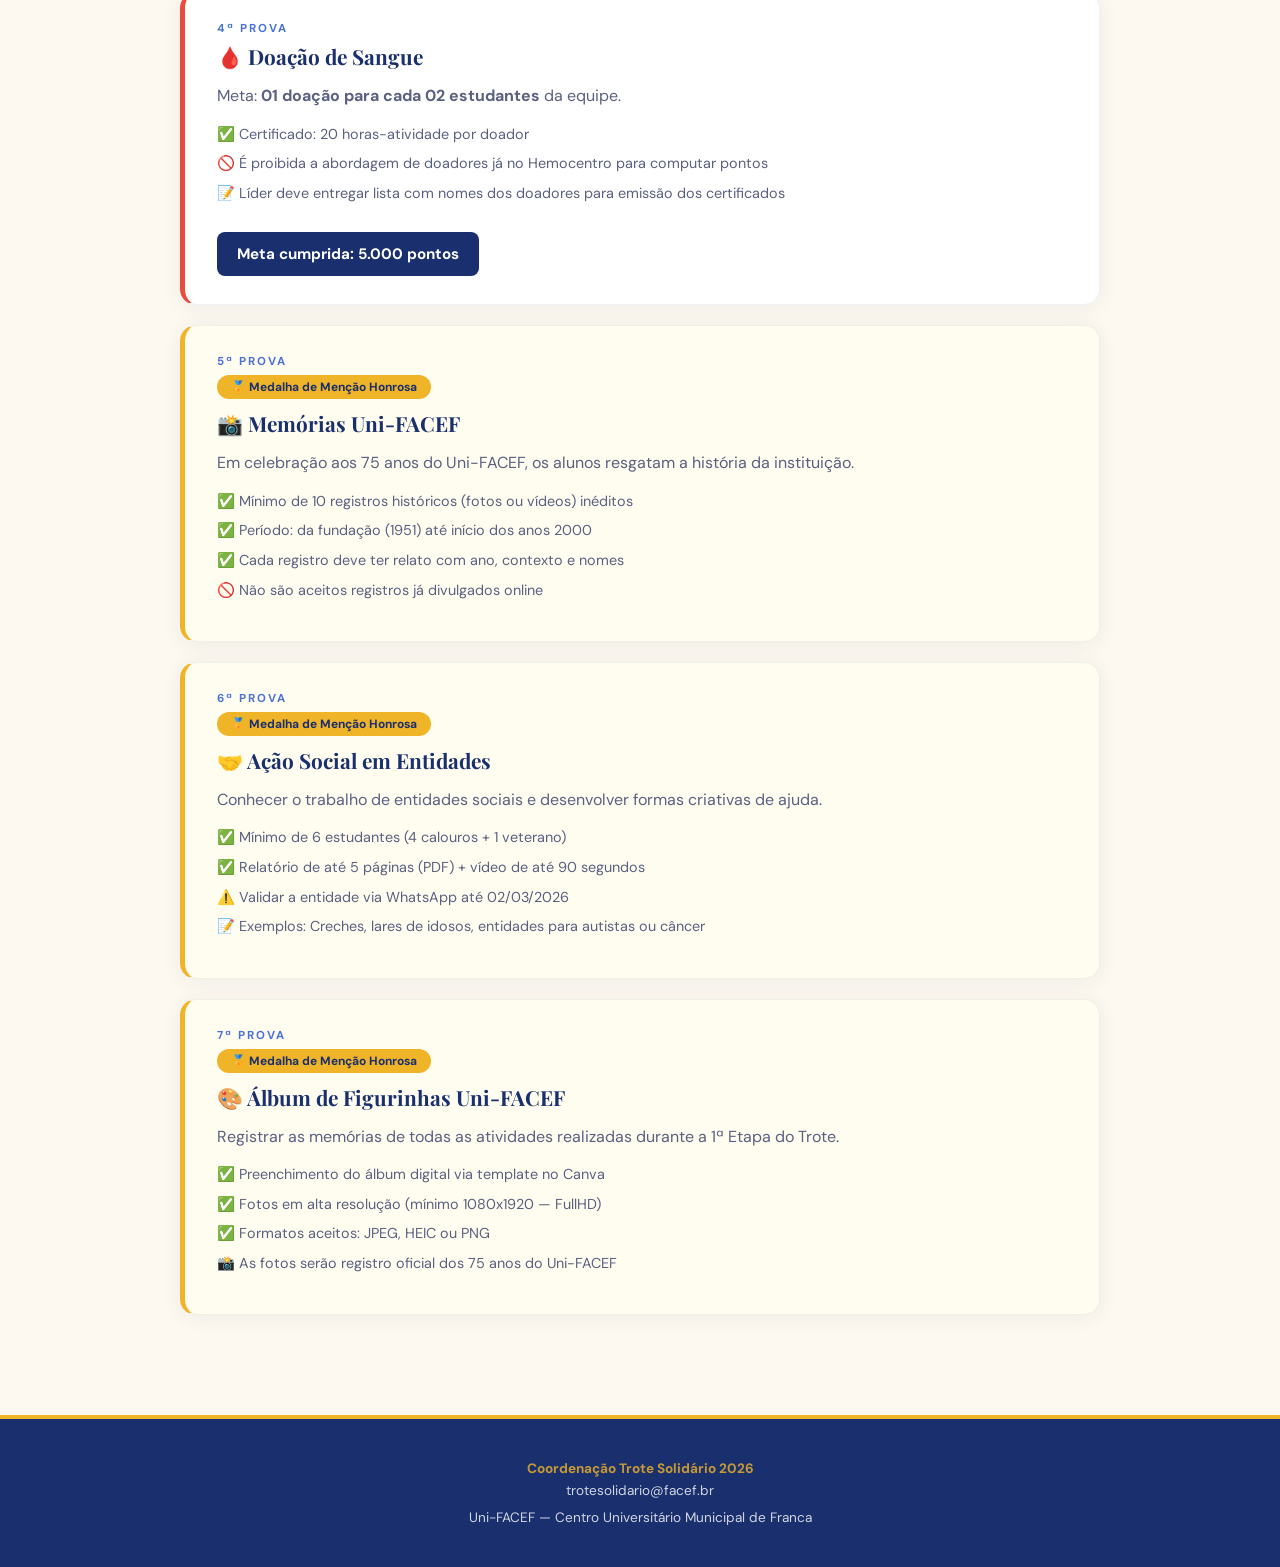
<file: provas.html>
<!DOCTYPE html>
<html lang="pt-br">
<head>
  <title>Provas e Metas - Trote Solidário 2026</title>
  <meta charset="UTF-8">
  <meta name="viewport" content="width=device-width, initial-scale=1.0">
  <link rel="stylesheet" href="style.css">
  <link href="https://fonts.googleapis.com/css2?family=Playfair+Display:wght@700;900&family=DM+Sans:wght@300;400;500;600&display=swap" rel="stylesheet">
</head>
<body>

<nav>
  <div class="nav-inner">
    <a href="index.html" class="logo">Trote 2026</a>
    <ul class="nav-links">
      <li><a href="index.html">Início</a></li>
      <li><a href="introducao.html">Introdução</a></li>
      <li><a href="formato.html">Formato</a></li>
      <li><a href="equipes.html">Equipes</a></li>
      <li><a href="provas.html">Provas e Metas</a></li>
      <li><a href="integracao.html">Integração</a></li>
      <li><a href="cronograma.html">Cronograma</a></li>
      <li><a href="calculadora.html">Calculadora</a></li>
    </ul>
  </div>
</nav>

<header>
  <div class="header-badge">Uni-FACEF · 2026</div>
  <h1>🏅 Provas e <span>Metas</span></h1>
  <h2>Conheça todas as provas e como pontuar</h2>
  <svg class="header-wave" viewBox="0 0 1440 60" fill="none" xmlns="http://www.w3.org/2000/svg">
    <path d="M0,30 C360,70 1080,-10 1440,30 L1440,60 L0,60 Z" fill="#fdf9f0"/>
  </svg>
</header>

<main>

    
  <div class="prova-card">
    <div class="prova-num">1ª Prova</div>
    <h3>📦 Kit Alimentação</h3>
    <p class="texto-intro">Para pontuar como "Kit", os itens devem estar embalados em plástico transparente. Cada kit completo vale a pontuação máxima proporcional.</p>
    <div class="kit-box">
      <ul class="kit-lista">
        <li>✅ 02 pacotes de Arroz 5kg (Tipo 1)</li>

        <li>✅ 02 pacotes de Feijão Carioca 2kg</li>
        <li>✅ 03 unidades de Óleo de Soja (900ml/1L)</li>
        <li>✅ 06 pacotes de Macarrão (500g)</li>
      </ul>
    </div>
    <h4 style="margin-top:20px;margin-bottom:10px;color:var(--azul);">⚖️ Itens Avulsos</h4>
    <table>
      <thead><tr><th>Item</th><th>Pontos</th></tr></thead>
      <tbody>

        <tr><td>Pacote Arroz (5kg)</td><td><strong>10 pts</strong></td></tr>
        <tr><td>Pacote Feijão (2kg)</td><td><strong>8 pts</strong></td></tr>
        <tr><td>Óleo de Soja (unidade)</td><td><strong>4 pts</strong></td></tr>
        <tr><td>Pacote Macarrão (500g)</td><td><strong>2 pts</strong></td></tr>
      </tbody>
      
    </table>
  </div>

  <div class="prova-card prova-vermelho">
    <div class="prova-num">2ª Prova</div>
    <h3>🍼 Suplementos</h3>
    <p class="texto-intro">Meta: <strong>1 suplemento para cada 2 estudantes</strong> da equipe.</p>
    <p class="texto-intro"><strong>Marcas aceitas:</strong> Ensure ou Nutren 1.0 (Lata 400g — Baunilha).</p>
  </div>

  <div class="prova-card">
    <div class="prova-num">3ª Prova</div>
    <h3>🥛 Campanha do Leite</h3>
    <p class="texto-intro">Meta: <strong>1 litro de leite para cada estudante</strong> da equipe.</p>
    <ul class="kit-lista">
      <li>✅ Tipo: Leite Longa Vida UHT (Integral, Semidesnatado ou Desnatado)</li>
      <li>⚠️ Vencimento deve ser posterior a 02/06/2026</li>
    </ul>
    <div class="destaque-pts">Meta cumprida: 5.000 pontos</div>
  </div>



  <div class="prova-card prova-vermelho">
    <div class="prova-num">4ª Prova</div>
    <h3>🩸 Doação de Sangue</h3>
    <p class="texto-intro">Meta: <strong>01 doação para cada 02 estudantes</strong> da equipe.</p>
    <ul class="kit-lista">
      <li>✅ Certificado: 20 horas-atividade por doador</li>
      <li>🚫 É proibida a abordagem de doadores já no Hemocentro para computar pontos</li>
      <li>📝 Líder deve entregar lista com nomes dos doadores para emissão dos certificados</li>
    </ul>
    <div class="destaque-pts">Meta cumprida: 5.000 pontos</div>
  </div>

  <div class="prova-card prova-dourado">

    <div class="prova-num">5ª Prova</div>

    <div class="mencao-badge">🏅 Medalha de Menção Honrosa</div>
    <h3>📸 Memórias Uni-FACEF</h3>
    <p class="texto-intro">Em celebração aos 75 anos do Uni-FACEF, os alunos resgatam a história da instituição.</p>
    <ul class="kit-lista">
      <li>✅ Mínimo de 10 registros históricos (fotos ou vídeos) inéditos</li>
      <li>✅ Período: da fundação (1951) até início dos anos 2000</li>
      <li>✅ Cada registro deve ter relato com ano, contexto e nomes</li>
      <li>🚫 Não são aceitos registros já divulgados online</li>
    </ul>
  </div>

  
  <div class="prova-card prova-dourado">

    <div class="prova-num">6ª Prova</div>

    <div class="mencao-badge">🏅 Medalha de Menção Honrosa</div>
    <h3>🤝 Ação Social em Entidades</h3>
    <p class="texto-intro">Conhecer o trabalho de entidades sociais e desenvolver formas criativas de ajuda.</p>
    <ul class="kit-lista">
      <li>✅ Mínimo de 6 estudantes (4 calouros + 1 veterano)</li>
      <li>✅ Relatório de até 5 páginas (PDF) + vídeo de até 90 segundos</li>
      <li>⚠️ Validar a entidade via WhatsApp até 02/03/2026</li>
      <li>📝 Exemplos: Creches, lares de idosos, entidades para autistas ou câncer</li>
    </ul>
  </div>


  <div class="prova-card prova-dourado">
    <div class="prova-num">7ª Prova</div>

    <div class="mencao-badge">🏅 Medalha de Menção Honrosa</div>
    <h3>🎨 Álbum de Figurinhas Uni-FACEF</h3>

    <p class="texto-intro">Registrar as memórias de todas as atividades realizadas durante a 1ª Etapa do Trote.</p>
    <ul class="kit-lista">
      <li>✅ Preenchimento do álbum digital via template no Canva</li>
      <li>✅ Fotos em alta resolução (mínimo 1080x1920 — FullHD)</li>
      <li>✅ Formatos aceitos: JPEG, HEIC ou PNG</li>

      <li>📸 As fotos serão registro oficial dos 75 anos do Uni-FACEF</li>
    </ul>
  </div>

</main>

<footer>
  <p><strong>Coordenação Trote Solidário 2026</strong></p>
  <p>trotesolidario@facef.br</p>
  <p style="margin-top:10px;">Uni-FACEF — Centro Universitário Municipal de Franca</p>
</footer>

</body>
</html>
</file>
<file: style.css>
/* jeito moderno e pratico para definir as cores no site*/
:root {
  --azul: #1a2f6e;
  --azul-med: #2a4ba0;
  --azul-claro: #4a72d4;
  --dourado: #f0b429;
  --dourado-escuro: #c88f00;
  --creme: #fdf9f0;
  --branco: #ffffff;
  --cinza: #f0f2f8;
  --texto: #1a1f3a;
  --texto-suave: #5a6080;
  --verde: #27ae60;
  --vermelho: #e74c3c;
}


/* reset basico */
* { 
  margin: 0; 
  padding: 0; 
  box-sizing: border-box; 
}

body {
  font-family: 'DM Sans', sans-serif;
  background: var(--creme);
  color: var(--texto);
  overflow-x: hidden;
}




nav {
  background: var(--azul);
  padding: 14px 0;
  position: sticky;
  top: 0;
  z-index: 1000;
  box-shadow: 0 4px 20px rgba(26,47,110,0.3);
}

.nav-inner {
  max-width: 1100px;
  margin: 0 auto;
  display: flex;
  justify-content: space-between;
  align-items: center;
  padding: 0 24px;
}

.logo {
  font-family: 'Playfair Display', serif;
  color: var(--dourado);
  font-size: 1.25rem;
  text-decoration: none;
  font-weight: 700;
  letter-spacing: 1px;
}

.nav-links {
  list-style: none;
  display: flex;
  gap: 4px;
  flex-wrap: wrap;
}

.nav-links a {
  color: rgba(255,255,255,0.75);
  text-decoration: none;
  font-size: 0.82rem;
  font-weight: 500;
  padding: 6px 12px;
  border-radius: 20px;
  transition: all 0.2s;
}

.nav-links a:hover {
  color: white;
  background: rgba(255,255,255,0.12);
}


header {
  background: linear-gradient(135deg, var(--azul) 0%, var(--azul-med) 60%, #1a4a8a 100%);
  color: white;
  padding: 80px 20px 100px;
  text-align: center;
  position: relative;
  overflow: hidden;
}

header::before {
  content: '';
  position: absolute;
  inset: 0;
  background:
    radial-gradient(ellipse at 70% 50%, rgba(240,180,41,0.12) 0%, transparent 60%),
    radial-gradient(ellipse at 20% 80%, rgba(74,114,212,0.2) 0%, transparent 50%);
}

.header-badge {
  display: inline-block;
  background: var(--dourado);
  color: var(--azul);
  font-size: 0.75rem;
  font-weight: 700;
  text-transform: uppercase;
  letter-spacing: 2px;
  padding: 6px 18px;
  border-radius: 20px;
  margin-bottom: 22px;
  position: relative;
}

header h1 {
  font-family: 'Playfair Display', serif;
  font-size: clamp(2rem, 5vw, 3.8rem);
  font-weight: 900;
  line-height: 1.1;
  margin-bottom: 14px;
  position: relative;
}

header h1 span { color: var(--dourado); }

header h2 {
  font-weight: 300;
  font-size: 1.1rem;
  color: rgba(255,255,255,0.75);
  font-style: italic;
  position: relative;
}

.header-wave {
  position: absolute;
  bottom: -2px;
  left: 0;
  width: 100%;
}


main {
  max-width: 960px;
  margin: 0 auto;
  padding: 20px 20px 60px;
}

.section-label {
  font-size: 0.72rem;
  font-weight: 700;
  text-transform: uppercase;
  letter-spacing: 3px;
  color: var(--azul-claro);
  margin-bottom: 8px;
}

.section-title {
  font-family: 'Playfair Display', serif;
  font-size: 1.7rem;
  font-weight: 700;
  color: var(--azul);
  margin-bottom: 24px;
}


.card {
  background: white;
  border-radius: 16px;
  padding: 32px;
  margin-bottom: 24px;
  box-shadow: 0 2px 20px rgba(26,47,110,0.07);
  border: 1px solid rgba(26,47,110,0.06);
  animation: fadeUp 0.5s ease both;
}

.texto-intro {
  color: var(--texto-suave);
  margin-bottom: 14px;
  line-height: 1.7;
}


.pilares {
  display: grid;
  grid-template-columns: repeat(3, 1fr);
  gap: 16px;
  margin-top: 20px;
}

.pilar {
  background: var(--cinza);
  border-radius: 12px;
  padding: 20px;
  border-top: 3px solid var(--azul-claro);
  transition: transform 0.2s, box-shadow 0.2s;
}

.pilar:hover {
  transform: translateY(-4px);
  box-shadow: 0 8px 24px rgba(26,47,110,0.12);
}

.pilar-icon { font-size: 1.8rem; margin-bottom: 8px; }

.pilar strong {
  display: block;
  color: var(--azul);
  font-size: 0.95rem;
  margin-bottom: 6px;
}

.pilar p { font-size: 0.85rem; color: var(--texto-suave); line-height: 1.5; }


.objetivo-box {
  background: linear-gradient(135deg, var(--azul) 0%, var(--azul-med) 100%);
  color: white;
  border-radius: 16px;
  padding: 32px;
  margin-bottom: 24px;
  display: flex;
  align-items: center;
  gap: 24px;
  animation: fadeUp 0.5s ease both;
}

.objetivo-icon {
  font-size: 2.5rem;
  flex-shrink: 0;
  background: rgba(255,255,255,0.1);
  width: 80px;
  height: 80px;
  border-radius: 50%;
  display: flex;
  align-items: center;
  justify-content: center;
}

.objetivo-box h3 {
  font-family: 'Playfair Display', serif;
  font-size: 1.4rem;
  margin-bottom: 8px;
}

.objetivo-box p {
  color: rgba(255,255,255,0.85);
  line-height: 1.6;
  font-size: 0.95rem;
}

.datas-grid {
  display: grid;
  grid-template-columns: 1fr 1fr;
  gap: 16px;
  margin-bottom: 24px;
  animation: fadeUp 0.5s ease both;
}

.data-card {
  background: white;
  border-radius: 14px;
  padding: 24px;
  box-shadow: 0 2px 16px rgba(26,47,110,0.07);
  border: 1px solid rgba(26,47,110,0.06);
  display: flex;
  gap: 16px;
  align-items: flex-start;
  transition: transform 0.2s;
}

.data-card:hover { transform: translateY(-3px); }

.data-icon {
  font-size: 1.6rem;
  background: var(--cinza);
  width: 52px;
  height: 52px;
  border-radius: 12px;
  display: flex;
  align-items: center;
  justify-content: center;
  flex-shrink: 0;
}

.data-card h4 {
  color: var(--azul);
  font-size: 0.95rem;
  margin-bottom: 6px;
  font-weight: 600;
}

.data-card p { color: var(--texto-suave); font-size: 0.87rem; line-height: 1.5; }



.horas-card {
  background: linear-gradient(135deg, #fffbf0 0%, #fff8e0 100%);
  border: 2px solid var(--dourado);
  border-radius: 16px;
  padding: 32px;
  margin-bottom: 24px;
  animation: fadeUp 0.5s ease both;
}

.horas-lista {
  list-style: none;
  display: grid;
  grid-template-columns: repeat(3, 1fr);
  gap: 14px;
  margin-top: 16px;
}


.horas-lista li {
  background: white;
  border-radius: 10px;
  padding: 18px;
  text-align: center;
  box-shadow: 0 2px 10px rgba(200,143,0,0.1);
}

.horas-num {
  font-family: 'Playfair Display', serif;
  font-size: 2rem;
  font-weight: 700;
  color: var(--dourado-escuro);
  display: block;
  line-height: 1;
  margin-bottom: 6px;
}

.horas-desc { font-size: 0.82rem; color: var(--texto-suave); }



.timeline {
  display: flex;
  flex-direction: column;
  gap: 0;
  margin-top: 8px;
}

.tl-item {
  display: flex;
  gap: 20px;
  align-items: flex-start;
  position: relative;
  padding-bottom: 28px;
}

.tl-item::before {
  content: '';
  position: absolute;
  left: 19px;
  top: 40px;
  bottom: 0;
  width: 2px;
  background: var(--cinza);
}

.tl-last::before { display: none; }

.tl-dot {
  width: 40px;
  height: 40px;
  border-radius: 50%;
  background: var(--azul);
  color: white;
  font-weight: 700;
  font-size: 0.9rem;
  display: flex;
  align-items: center;
  justify-content: center;
  flex-shrink: 0;
  z-index: 1;
}

.tl-star {
  background: var(--dourado);
  color: var(--azul);
  font-size: 1.1rem;
}

.tl-content {
  background: var(--cinza);
  border-radius: 12px;
  padding: 16px 20px;
  flex: 1;
}

.tl-date {
  font-size: 0.78rem;
  font-weight: 700;
  text-transform: uppercase;
  letter-spacing: 1px;
  color: var(--azul-claro);
  display: block;
  margin-bottom: 4px;
}

.tl-content h4 {
  color: var(--azul);
  font-size: 1rem;
  margin-bottom: 4px;
}

.tl-content p { color: var(--texto-suave); font-size: 0.87rem; line-height: 1.5; }


.equipes-grid {
  display: grid;
  grid-template-columns: 1fr 1fr;
  gap: 14px;
  margin-top: 8px;
}

.equipe-card {
  display: flex;
  align-items: center;
  gap: 16px;
  background: var(--cinza);
  border-radius: 12px;
  padding: 16px;
  border-left: 5px solid var(--cor, #ccc);
  transition: transform 0.2s, box-shadow 0.2s;
}

.equipe-card:hover {
  transform: translateY(-3px);
  box-shadow: 0 8px 20px rgba(26,47,110,0.1);
}

.equipe-cor {
  width: 36px;
  height: 36px;
  border-radius: 8px;
  flex-shrink: 0;
  border: 2px solid rgba(0,0,0,0.1);
}

.equipe-info {
  display: flex;
  flex-direction: column;
  gap: 2px;
}

.equipe-nome {
  font-weight: 700;
  color: var(--azul);
  font-size: 0.95rem;
}

.equipe-curso {
  font-size: 0.85rem;
  color: var(--texto-suave);
}

.equipe-prof {
  font-size: 0.78rem;
  color: var(--azul-claro);
  font-style: italic;
}


.valores-lista {
  display: flex;
  flex-direction: column;
  gap: 14px;
  margin-top: 8px;
}

.valor-item {
  display: flex;
  gap: 16px;
  align-items: flex-start;
  background: var(--cinza);
  border-radius: 12px;
  padding: 18px;
  border-left: 4px solid var(--azul-claro);
}

.valor-icon {
  font-size: 1.6rem;
  flex-shrink: 0;
}

.valor-item strong {
  display: block;
  color: var(--azul);
  margin-bottom: 4px;
  font-size: 1rem;
}

.valor-item p { color: var(--texto-suave); font-size: 0.88rem; line-height: 1.5; }


.prova-card {
  background: white;
  border-radius: 16px;
  padding: 28px 32px;
  margin-bottom: 20px;
  box-shadow: 0 2px 20px rgba(26,47,110,0.07);
  border: 1px solid rgba(26,47,110,0.06);
  border-left: 5px solid var(--azul-claro);
  animation: fadeUp 0.5s ease both;
}

.prova-card h3 {
  font-family: 'Playfair Display', serif;
  font-size: 1.3rem;
  color: var(--azul);
  margin-bottom: 12px;
}

.prova-vermelho { border-left-color: var(--vermelho); }
.prova-dourado  { border-left-color: var(--dourado); background: #fffdf0; }

.prova-num {
  font-size: 0.72rem;
  font-weight: 700;
  text-transform: uppercase;
  letter-spacing: 2px;
  color: var(--azul-claro);
  margin-bottom: 6px;
}

.mencao-badge {
  display: inline-block;
  background: var(--dourado);
  color: var(--azul);
  font-size: 0.75rem;
  font-weight: 700;
  padding: 4px 14px;
  border-radius: 20px;
  margin-bottom: 10px;
}

.kit-box {
  background: #fff8e1;
  border: 2px dashed var(--dourado);
  border-radius: 10px;
  padding: 18px 22px;
  margin: 14px 0;
}

.kit-lista {
  list-style: none;
  padding: 0;
  display: flex;
  flex-direction: column;
  gap: 8px;
  margin: 12px 0;
}

.kit-lista li {
  font-size: 0.9rem;
  color: var(--texto-suave);
  line-height: 1.5;
}

.destaque-pts {
  margin-top: 16px;
  background: var(--azul);
  color: white;
  padding: 12px 20px;
  border-radius: 8px;
  font-weight: 700;
  font-size: 0.95rem;
  display: inline-block;
}


.select-wrapper {
  display: flex;
  flex-direction: column;
  gap: 8px;
  max-width: 300px;
}

.select-wrapper label {
  font-weight: 600;
  color: var(--azul);
  font-size: 0.9rem;
}

select {
  padding: 10px 14px;
  border-radius: 8px;
  border: 2px solid var(--cinza);
  font-family: 'DM Sans', sans-serif;
  font-size: 0.95rem;
  color: var(--texto);
  background: white;
  cursor: pointer;
  transition: border-color 0.2s;
}

select:focus {
  outline: none;
  border-color: var(--azul-claro);
}

.calc-grid {
  display: grid;
  grid-template-columns: 1fr 1fr;
  gap: 16px;
  margin-top: 8px;
}

.calc-item {
  display: flex;
  flex-direction: column;
  gap: 6px;
}

.calc-item label {
  font-size: 0.88rem;
  font-weight: 600;
  color: var(--azul);
}

input[type="number"] {
  padding: 10px 14px;
  border-radius: 8px;
  border: 2px solid var(--cinza);
  font-family: 'DM Sans', sans-serif;
  font-size: 1rem;
  width: 100%;
  transition: border-color 0.2s;
}

input[type="number"]:focus {
  outline: none;
  border-color: var(--azul-claro);
}

.resultado-box {
  margin-top: 20px;
  padding: 20px;
  background: var(--cinza);
  border-left: 5px solid var(--azul);
  border-radius: 10px;
  animation: fadeUp 0.3s ease both;
}


button {
  padding: 12px 24px;
  background: var(--azul);
  color: white;
  border: none;
  border-radius: 8px;
  cursor: pointer;
  font-family: 'DM Sans', sans-serif;
  font-size: 0.95rem;
  font-weight: 600;
  transition: background 0.2s, transform 0.1s;
}

button:hover {
  background: var(--azul-med);
  transform: translateY(-1px);
}

button:active { transform: translateY(0); }

table {
  width: 100%;
  border-collapse: collapse;
  margin-top: 12px;
  border-radius: 10px;
  overflow: hidden;
}

th {
  background: var(--azul);
  color: white;
  padding: 14px 16px;
  text-align: left;
  font-size: 0.88rem;
  font-weight: 600;
}

td {
  padding: 13px 16px;
  border-bottom: 1px solid var(--cinza);
  font-size: 0.9rem;
  color: var(--texto-suave);
}

tbody tr:hover { background: #f5f8ff; }
tbody tr:last-child td { border-bottom: none; }


footer {
  background: var(--azul);
  color: white;
  text-align: center;
  padding: 36px 20px;
  font-size: 0.85rem;
  border-top: 4px solid var(--dourado);
  margin-top: 20px;
}

footer p { opacity: 0.8; margin: 5px 0; }
footer strong { color: var(--dourado); opacity: 1; }

/*aparecer suavemente subind */
@keyframes fadeUp {
  from { opacity: 0; transform: translateY(20px); }
  to   { opacity: 1; transform: translateY(0); }
}

/*mudar conforme a tela */
@media (max-width: 700px) {
  .pilares        { grid-template-columns: 1fr; }
  .datas-grid     { grid-template-columns: 1fr; }
  .equipes-grid   { grid-template-columns: 1fr; }
  .calc-grid      { grid-template-columns: 1fr; }
  .horas-lista    { grid-template-columns: 1fr; }
  .nav-links      { display: none; }
  header          { padding: 50px 20px 80px; }
}
</file>
